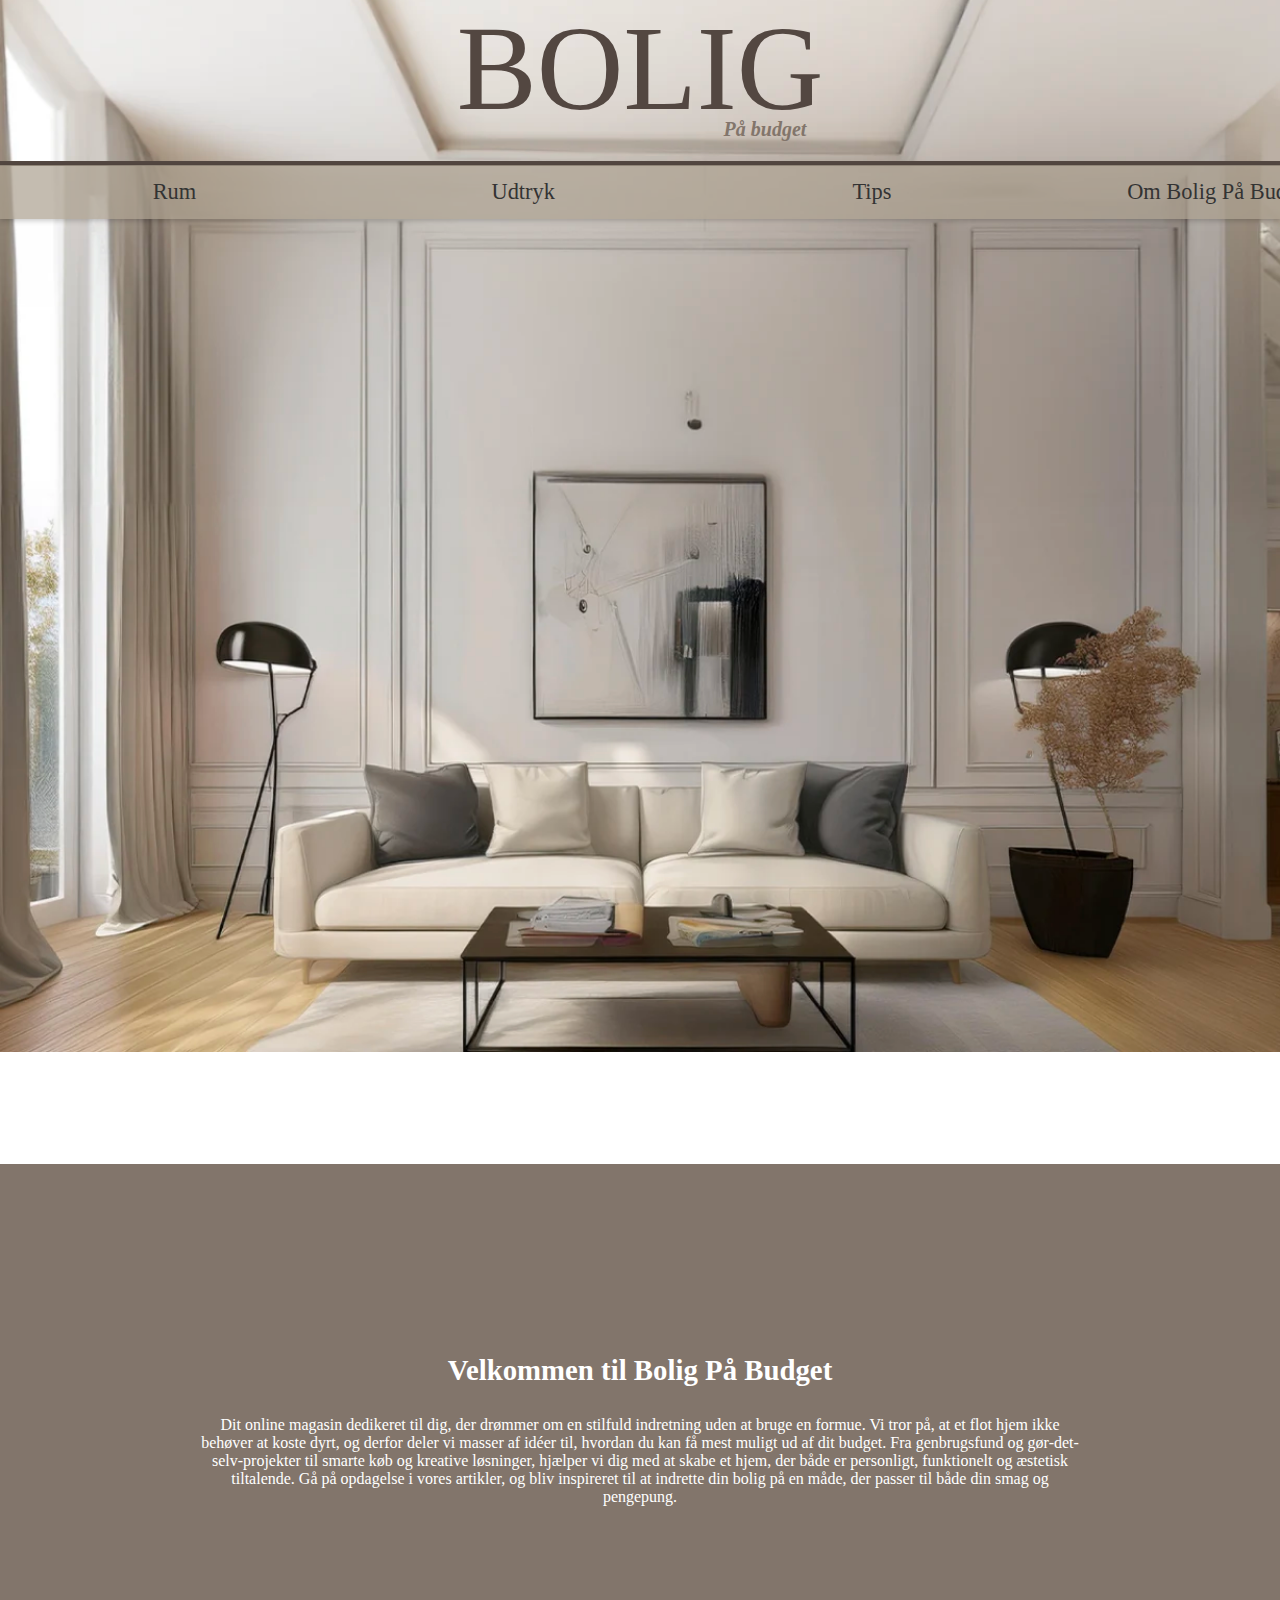
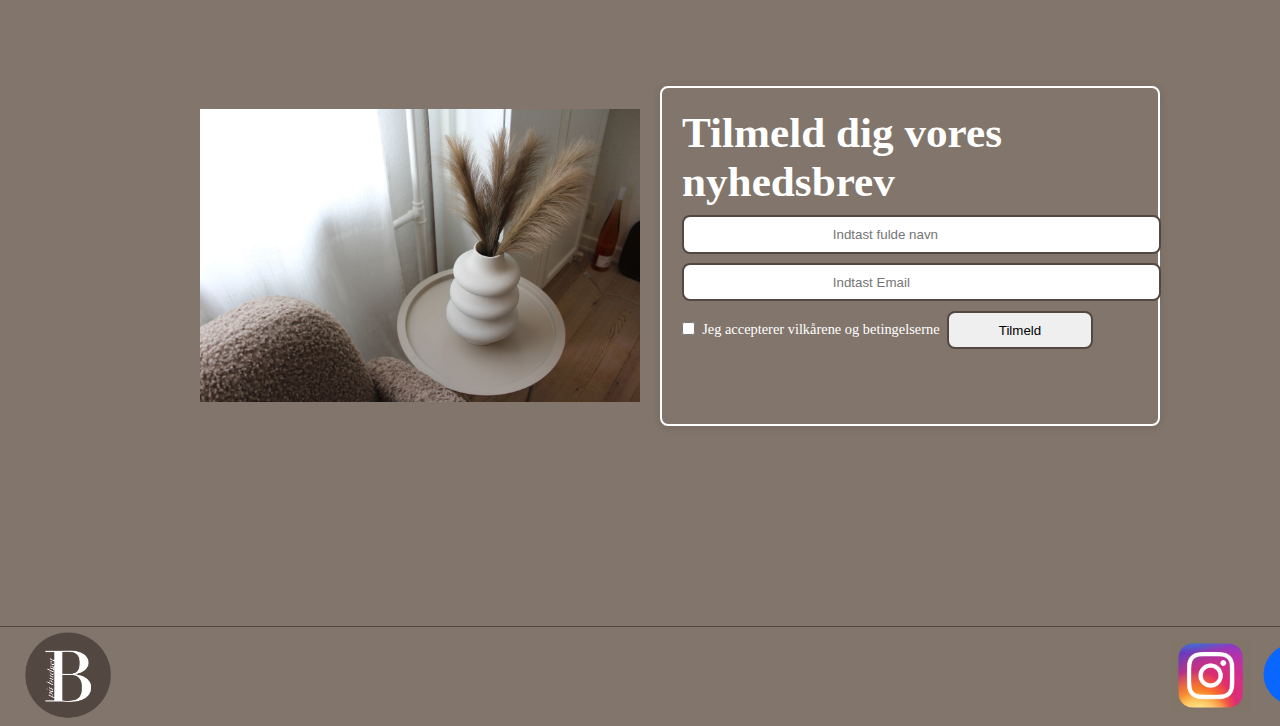
<file: index.html>
<!DOCTYPE html>
<html lang="da">
<head>
    <meta charset="UTF-8">
    <meta name="viewport" content="width=device-width, initial-scale=1.0">

    <!--Nedenunder ses META tags for søgemaskineoptimering-->
    <meta name="description" content="Bolig På Budget, Få tips og inspiration til flot indretning på budget. Udforsk kreative løsninger, genbrugsideer og gør-det-selv-projekter for at skabe et smukt hjem uden at overskride dit budget.">
    <meta name="keywords" content="billig indretning, flot stue, budgetvenlig, indretning på budget, hjem på budget, boligindretning, kreativ indretning">
       
    <link rel="shortcut icon" href="img/logo.webp" type="image/x-icon">

       <link rel="icon" href="img/logo.webp" type="image/x-icon">
   
    <title>Bolig På Budget, Billig Boligindretning </title>
    <link rel="stylesheet" href="css/style.css">
</head>
<body>
    
    <header class="oeverst">
        <h1>BOLIG</h1>
        <h5 id="paabudget">På budget</h5>
    </header>

     <!--Her ses navigationsbarren-->
    <header>

           
            <input type="checkbox" id="menu-bar">
            <label for="menu-bar">Menu</label>
        
            <nav class="main-nav">
                <ul>
                    <li><a href="index.html">Rum</a>
                        <ul>
                            <li><a href="#">Et værelses</a></li>
                            <li><a href="stue.html">Stue</a></li>
                            <li><a href="#">Soveværelse</a></li>
                            <li><a href="#">Spisestue</a></li>
                        </ul>
                    </li>
        
                    <li><a href="index.html">Udtryk</a>
                        <ul>
                            <li><a href="minimalistisk.html">Minimalistisk</a></li>
                            <li><a href="#">Funktionelt</a></li>
                            <li><a href="#">Personligt</a></li>
                            <li><a href="#">Hyggeligt og hjemmeligt</a></li>
                        </ul>
                    </li>
        
                    <li><a href="index.html">Tips</a>
                        <ul>
                            <li><a href="#">Genbrug</a></li>
                            <li><a href="#">Facebook Marketplace</a></li>
                            <li><a href="#">Diy</a>
                                <ul>
                                    <li><a href="haeklede-puder.html">Hæklet pyntepudebetræk</a></li>
                                    <li><a href="#">Udfyld dine tomme vægge med hjemmelavet kunst</a></li>
                                </ul>
                            </li>
                        </ul>
                    </li>
        
                    <li><a href="index.html">Om Bolig På Budget</a>
                        <ul>
                            <li><a href="#">Kontakt</a></li>
                            <li><a href="#">Bliv frivillig</a></li>
                            <li><a href="#">Vores arbejde</a></li>
                            <li><a href="#">Inspiration</a></li>
                        </ul>
                    </li>
                </ul>
            </nav>
    </header>
    
    <main>
        <section class="forside2">
         <h2 id="velkommen">Velkommen til Bolig På Budget</h2>
            <p>Dit online magasin dedikeret til dig, der drømmer om en stilfuld indretning uden at bruge en formue. Vi tror på, at et flot hjem ikke behøver at koste dyrt, og derfor deler vi masser af idéer til, hvordan du kan få mest muligt ud af dit budget. 
            Fra genbrugsfund og gør-det-selv-projekter til smarte køb og kreative løsninger, hjælper vi dig med at skabe et hjem, der både er personligt, funktionelt og æstetisk tiltalende. Gå på opdagelse i vores artikler, og bliv inspireret til at indrette din bolig på en måde, der passer til både din smag og pengepung.</p>

            <section class="content-container">
                <img src="img/vasesloer-kopi.webp" alt="billigvase" class="vasesloer">
            
                <article class="nyhedsbrev">
                <h2>Tilmeld dig vores nyhedsbrev</h2>
                 <!--nedenunder ses min form til mit nyhedsbrev-->
                    <form>
                        <input type="text" placeholder="Indtast fulde navn" name="fname" required>
                        <input type="email" placeholder="Indtast Email" name="mail" required>
                        <input type="checkbox" id="accept" name="Accepter" required>
                        <label for="accept">Jeg accepterer vilkårene og betingelserne</label>
                        <input type="submit" value="Tilmeld">
                    </form>
                </article>
            </section>
       
        </section>
    </main>
    
    <footer>
        <img src="img/logo-kopi.webp" alt="logo" class="logo">
        <img src="img/instalogo.webp" alt="instalogo" class="instalogo">
        <img src="img/fblogo.webp" alt="fblogo" class="fblogo">
        <img src="img/maillogo.webp" alt="maillogo" class="maillogo">
    </footer>
</body>
</html>
</file>
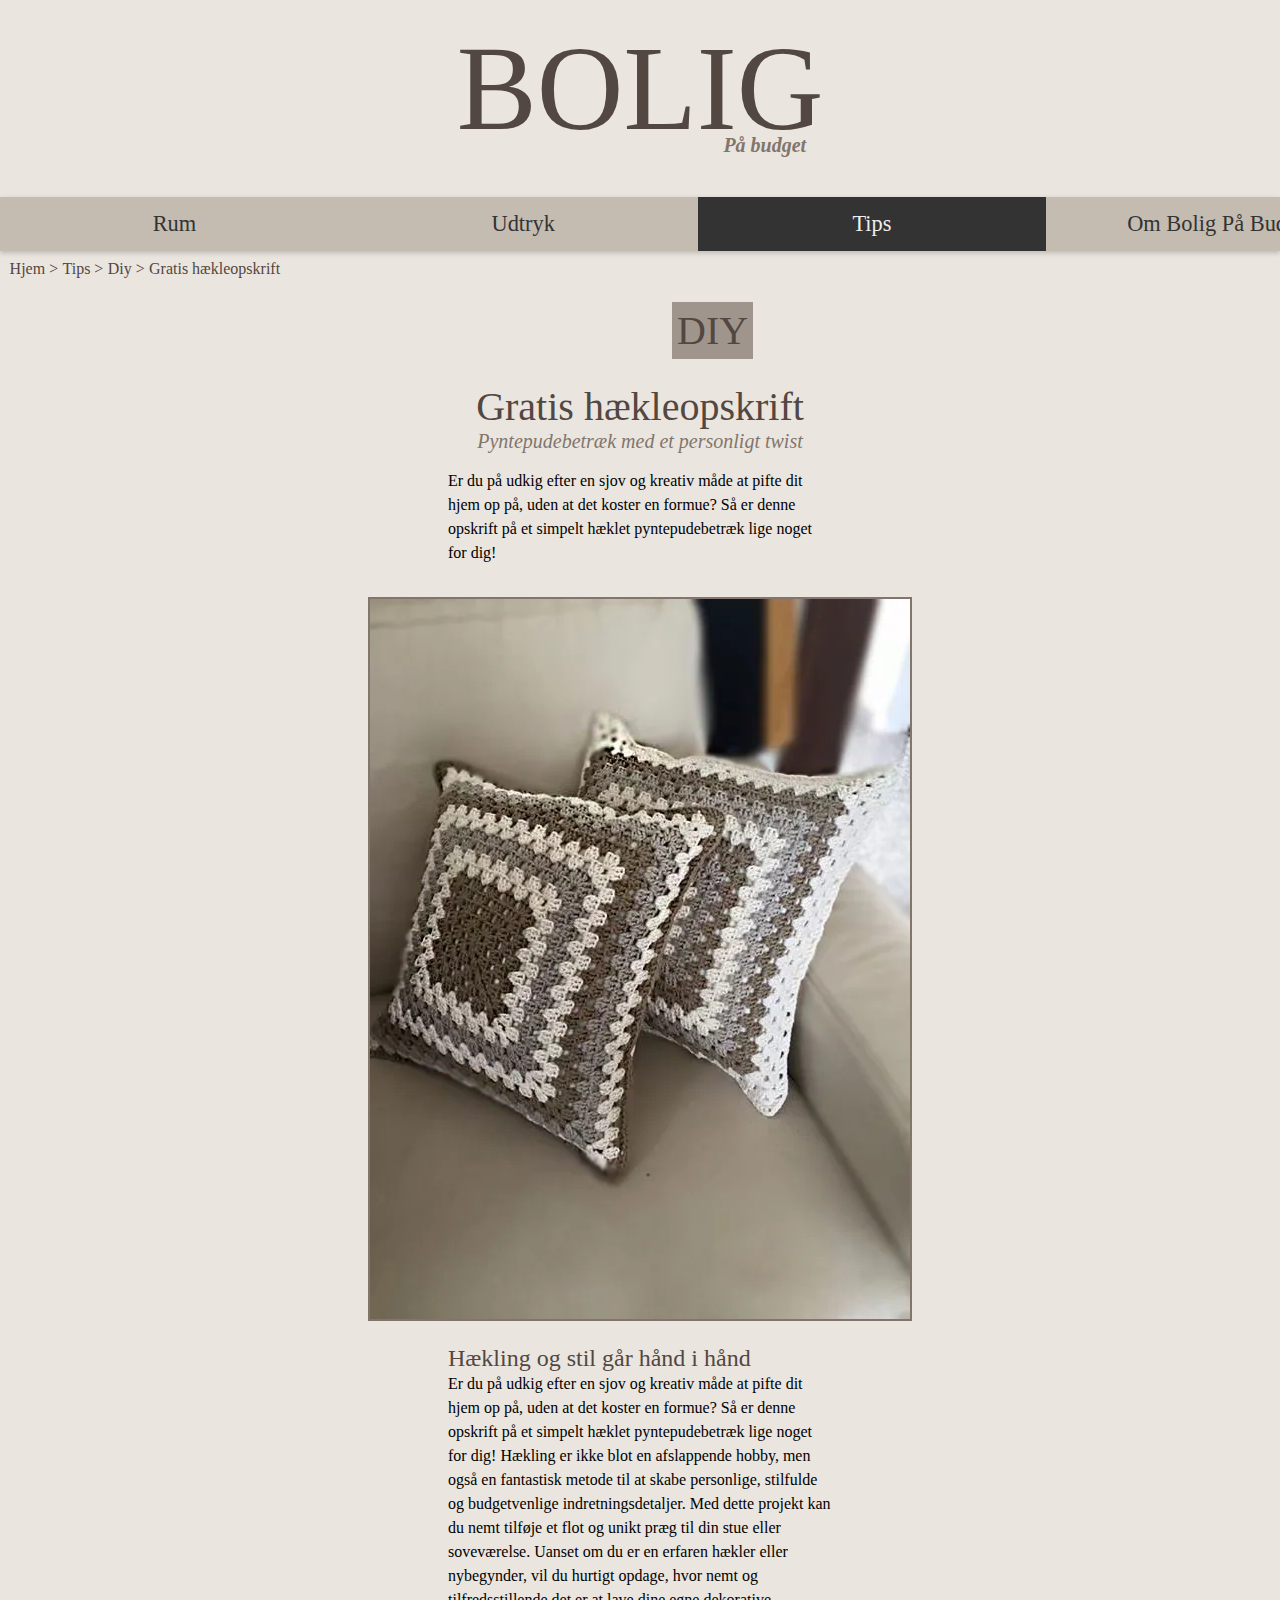
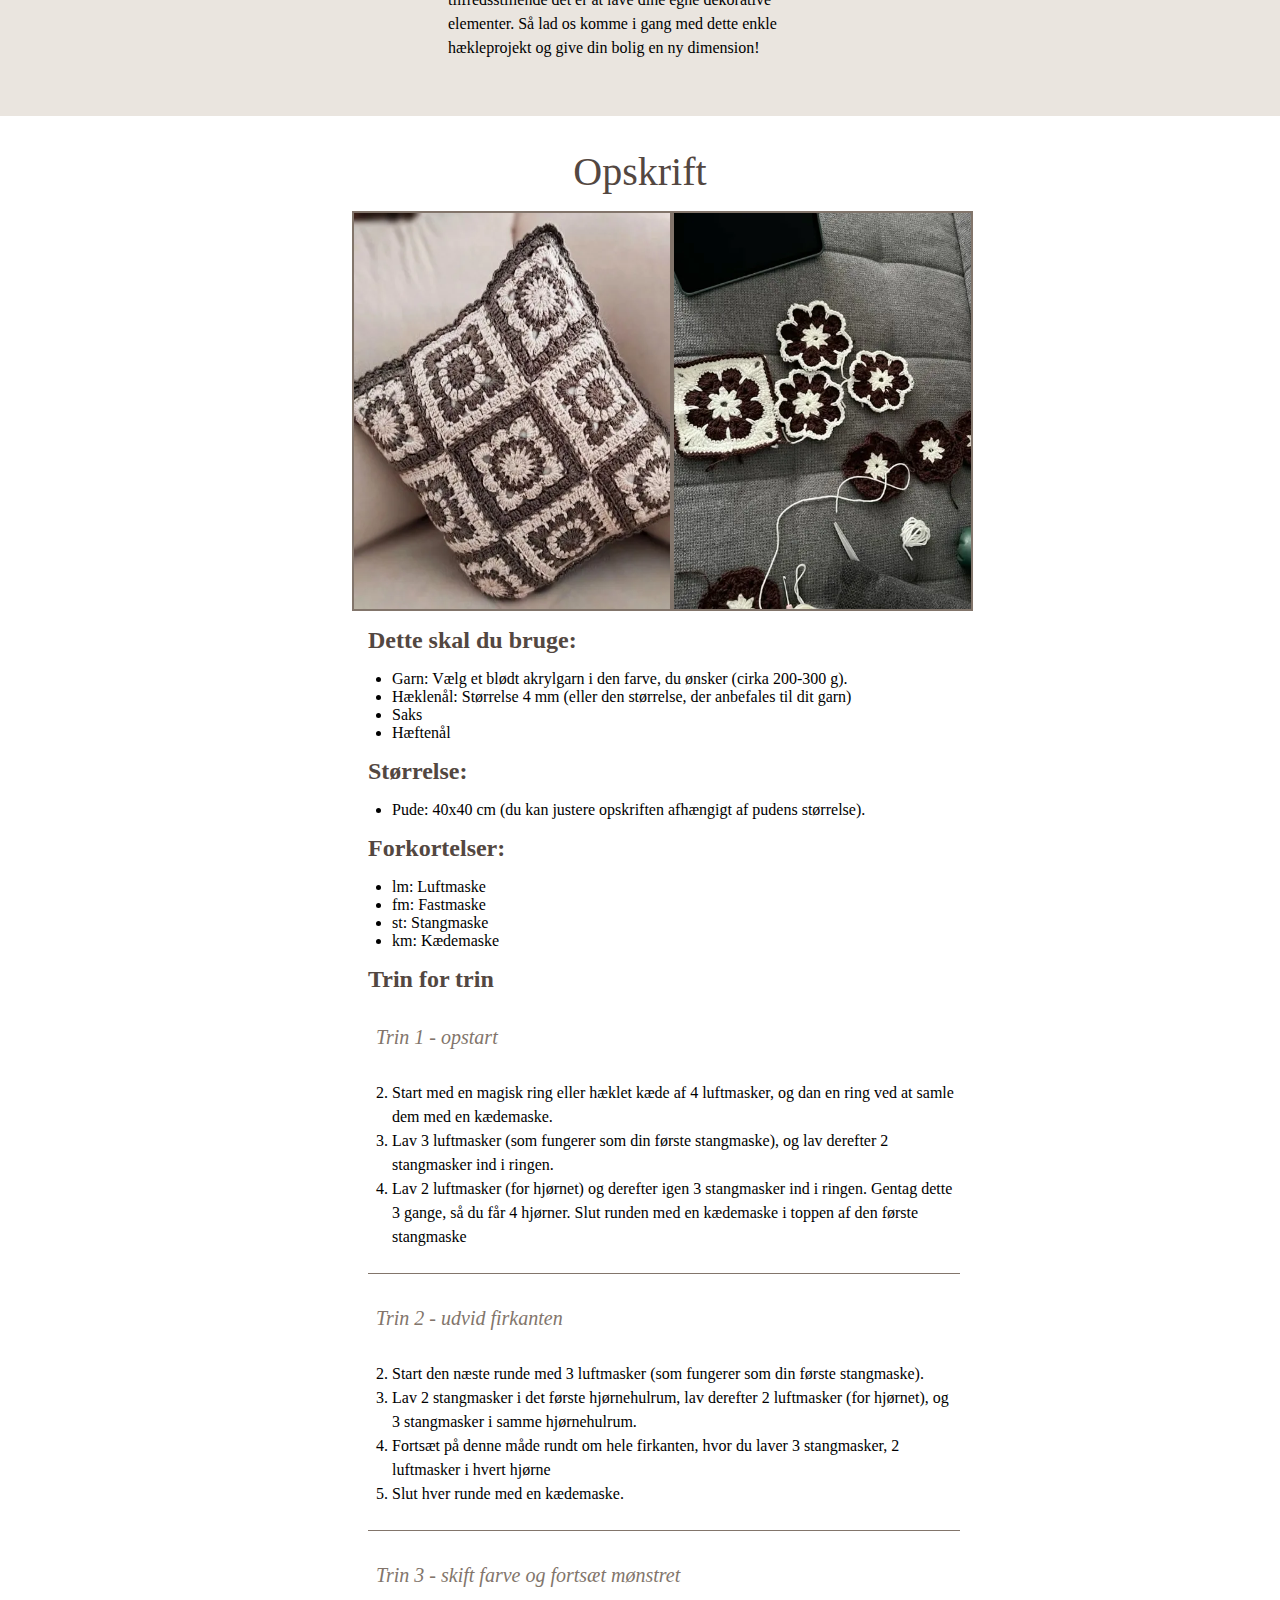
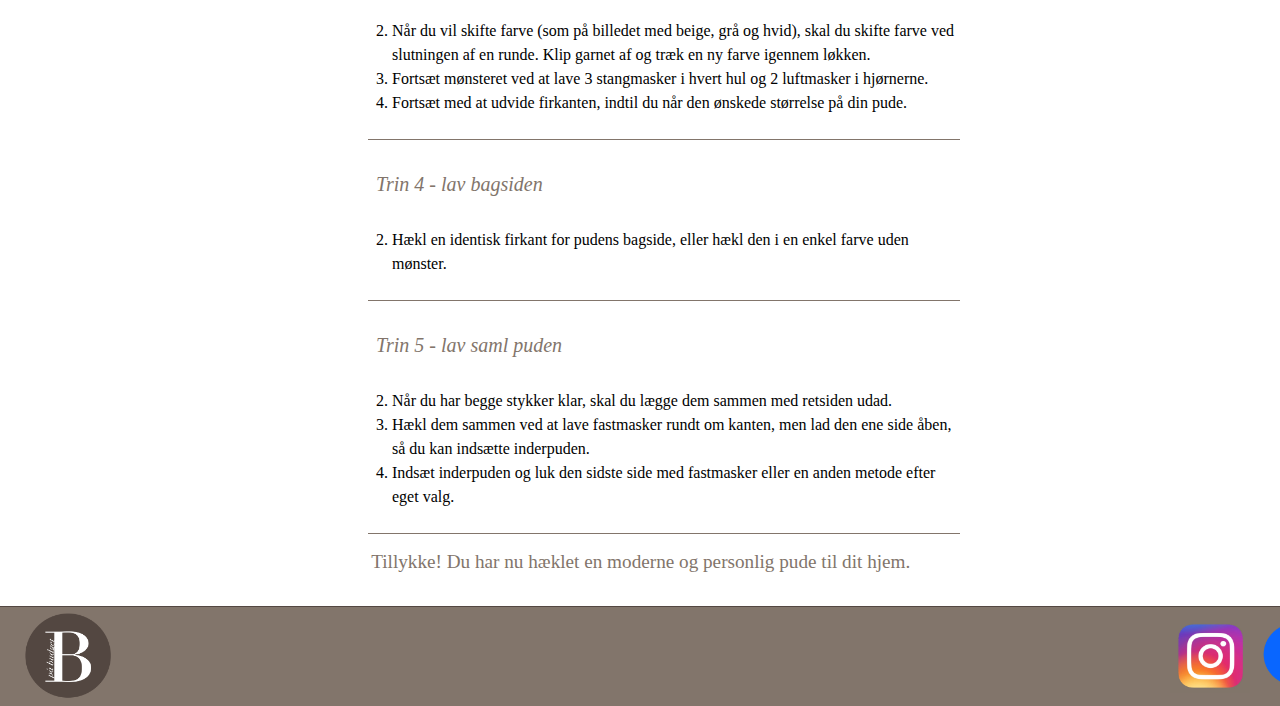
<file: haeklede-puder.html>
<!DOCTYPE html>
<html lang="da">
<head>
    <meta charset="UTF-8">
    <meta name="viewport" content="width=device-width, initial-scale=1.0">

    <meta name="description" content="Bolig På Budget, Få tips og inspiration til flot indretning på budget. Udforsk kreative løsninger, genbrugsideer og gør-det-selv-projekter for at skabe et smukt hjem uden at overskride dit budget.">
    <meta name="keywords" content="billig indretning, flot stue, budgetvenlig, indretning på budget, hjem på budget, boligindretning, kreativ indretning">
       

    <link rel="shortcut icon" href="img/logo.webp" type="image/x-icon">

    <link rel="icon" href="img/logo.webp" type="image/x-icon">

    <title>Bolig På Budget, Gratis hækleopskrift</title>

    <link rel="stylesheet" href="css/puder.css">
</head>
<body>

    <header class="oeverst">
            <h1><a href="index.html">BOLIG</a></h1>
            <h5 id="paabudget">På budget</h5>
            
    </header>
    
    <header>
            <input type="checkbox" id="menu-bar">
            <label for="menu-bar">Menu</label>
            
                <nav class="main-nav">
                    <ul>
                        <li><a href="index.html" id="Rum">Rum</a>
                            <ul>
                                <li><a href="#">Et værelses</a></li>
                                <li><a href="#">Stue</a></li>
                                <li><a href="#">Soveværelse</a></li>
                                <li><a href="#">Spisestue</a></li>
                            </ul>
                        </li>
            
                        <li><a href="index.html">Udtryk</a>
                            <ul>
                                <li><a href="minimalistisk.html">Minimalistisk</a></li>
                                <li><a href="#">Funktionelt</a></li>
                                <li><a href="#">Personligt</a></li>
                                <li><a href="#">Hyggeligt og hjemmeligt</a></li>
                            </ul>
                        </li>

                        <li><a href="index.html" id="Tips">Tips</a>
                            <ul>
                                <li><a href="#">Genbrug</a></li>
                                <li><a href="#">Facebook Marketplace</a></li>
                                <li><a href="#">Diy</a>
                                    <ul>
                                        <li><a href="haeklede-puder.html">Hæklet pyntepudebetræk</a></li>
                                        <li><a href="#">Udfyld dine tomme vægge med hjemmelavet kunst</a></li>
                                    </ul>
                                </li>
                            </ul>
                        </li>
            
                        <li><a href="index.html">Om Bolig På Budget</a>
                            <ul>
                                <li><a href="#">Kontakt</a></li>
                                <li><a href="#">Bliv frivillig</a></li>
                                <li><a href="#">Vores arbejde</a></li>
                                <li><a href="#">Inspiration</a></li>
                            </ul>
                        </li>
                    </ul>
                </nav>
    </header>
        
    <main>

            <ul class="nav-1">
                <li><a href="index.html">Hjem > </a></li>
                <li><a href="index.html">Tips > </a></li>
                <li><a href="#">Diy > </a></li>
                <li><a href="#">Gratis hækleopskrift</a></li>
            </ul>
    
        

        <!--her ses starten på artiklen omkring hæklet pude-->
        <article class="diy-pude">

            <h2>ingen tekst her</h2>
            <h3 id="diylogo">DIY</h3>

            <h3>Gratis hækleopskrift</h3>
            <h4>Pyntepudebetræk med et personligt twist</h4>
            <p>Er du på udkig efter en sjov og kreativ måde at pifte dit hjem op på, uden at det koster en formue? Så er denne opskrift på et simpelt hæklet pyntepudebetræk lige noget for dig!</p>

                <figure class="artikel-diy">
                    <img src="img/haeklede-puder.webp" alt="artikel-diy">
                </figure>
          
        
            <h3 id="haekling">Hækling og stil går hånd i hånd</h3>
            <p>Er du på udkig efter en sjov og kreativ måde at pifte dit hjem op på, uden at det koster en formue? Så er denne opskrift på et simpelt hæklet pyntepudebetræk lige noget for dig! Hækling er ikke blot en afslappende hobby, men også en fantastisk metode til at skabe personlige, stilfulde og budgetvenlige indretningsdetaljer.     
                Med dette projekt kan du nemt tilføje et flot og unikt præg til din stue eller soveværelse. Uanset om du er en erfaren hækler eller nybegynder, vil du hurtigt opdage, hvor nemt og tilfredsstillende det er at lave dine egne dekorative elementer. Så lad os komme i gang med dette enkle hækleprojekt og give din bolig en ny dimension!
            </p>
            <p id="tekst1">Her ønsker jeg mellemrum så teksten bliver usynlig</p>
        
        </article>

        <!--her starter selve opskriften-->
        <article>
            <h3 id="opskrift">Opskrift</h3>
           
            <figure class="puder-img">
                <img src="img/haekletpude.webp" alt="pude" id="pude1">
                <img src="img/trinfortrin.webp" alt="pude" id="trinfortrin">
            </figure>
        </article>

        <article class="Opskriften">
            <h3 class="rubrik-guide">Dette skal du bruge:</h3>
            <ul>
                <li>Garn: Vælg et blødt akrylgarn i den farve, du ønsker (cirka 200-300 g).</li>
                <li>Hæklenål: Størrelse 4 mm (eller den størrelse, der anbefales til dit garn)</li>
                <li>Saks</li>
                <li>Hæftenål</li>
            </ul>

            <h3 class="rubrik-guide">Størrelse:</h3>
            <ul> 
                <li>Pude: 40x40 cm (du kan justere opskriften afhængigt af pudens størrelse).</li>
            </ul>

            <h3 class="rubrik-guide">Forkortelser:</h3>
            <ul>
                <li>lm: Luftmaske</li>
                <li>fm: Fastmaske</li>
                <li>st: Stangmaske</li>
                <li>km: Kædemaske</li>
            </ul>

            <h3 class="rubrik-guide">Trin for trin</h3>
            
            <!--her er trin for trin guide-->
            <section class="opskriftsguide">
                <ol>
                    <li class="overskrift">Trin 1 - opstart</li>
                    <li>Start med en magisk ring eller hæklet kæde af 4 luftmasker, og dan en ring ved at samle dem med en kædemaske.</li>
                    <li>Lav 3 luftmasker (som fungerer som din første stangmaske), og lav derefter 2 stangmasker ind i ringen.</li>
                    <li>Lav 2 luftmasker (for hjørnet) og derefter igen 3 stangmasker ind i ringen. Gentag dette 3 gange, så du får 4 hjørner. Slut runden med en kædemaske i toppen af den første stangmaske</li>
                    <li class="linjen">her skal der være en linje</li>
                </ol>
                <ol>
                    <li class="overskrift">Trin 2 - udvid firkanten</li>
                    <li>Start den næste runde med 3 luftmasker (som fungerer som din første stangmaske).</li>
                    <li>Lav 2 stangmasker i det første hjørnehulrum, lav derefter 2 luftmasker (for hjørnet), og 3 stangmasker i samme hjørnehulrum.</li>
                    <li>Fortsæt på denne måde rundt om hele firkanten, hvor du laver 3 stangmasker, 2 luftmasker i hvert hjørne</li>
                    <li>Slut hver runde med en kædemaske.</li>
                    <li class="linjen">her skal der være en linje</li>
                </ol>
                   
                <ol>
                    <li class="overskrift">Trin 3 - skift farve og fortsæt mønstret</li>
                    <li>Når du vil skifte farve (som på billedet med beige, grå og hvid), skal du skifte farve ved slutningen af en runde. Klip garnet af og træk en ny farve igennem løkken.
                    </li>
                    <li>Fortsæt mønsteret ved at lave 3 stangmasker i hvert hul og 2 luftmasker i hjørnerne.</li>
                    <li>Fortsæt med at udvide firkanten, indtil du når den ønskede størrelse på din pude.</li>
                    <li class="linjen">her skal der være en linje</li>
                </ol>

                <ol>
                    <li class="overskrift">Trin 4 - lav bagsiden</li>
                    <li>Hækl en identisk firkant for pudens bagside, eller hækl den i en enkel farve uden mønster.
                    </li>
                    <li class="linjen">her skal der være en linje</li>
                </ol>

                <ol>
                    <li class="overskrift">Trin 5 - lav saml puden</li>
                    <li>Når du har begge stykker klar, skal du lægge dem sammen med retsiden udad.</li>
                    <li>Hækl dem sammen ved at lave fastmasker rundt om kanten, men lad den ene side åben, så du kan indsætte inderpuden.                    </li>
                    <li>Indsæt inderpuden og luk den sidste side med fastmasker eller en anden metode efter eget valg. </li>
                    <li class="linjen">her skal der være en linje</li>
                </ol>

                <h5>Tillykke! Du har nu hæklet en moderne og personlig pude til dit hjem.</h5>
            </section>
        </article>
    
</main>

<footer>
        <img src="img/logo-kopi.webp" alt="logo" class="logo">
        <img src="img/instalogo.webp" alt="instalogo" class="instalogo">
        <img src="img/fblogo.webp" alt="fblogo" class="fblogo">
        <img src="img/maillogo.webp" alt="maillogo" class="maillogo">
</footer>

</body>
</html>
</file>
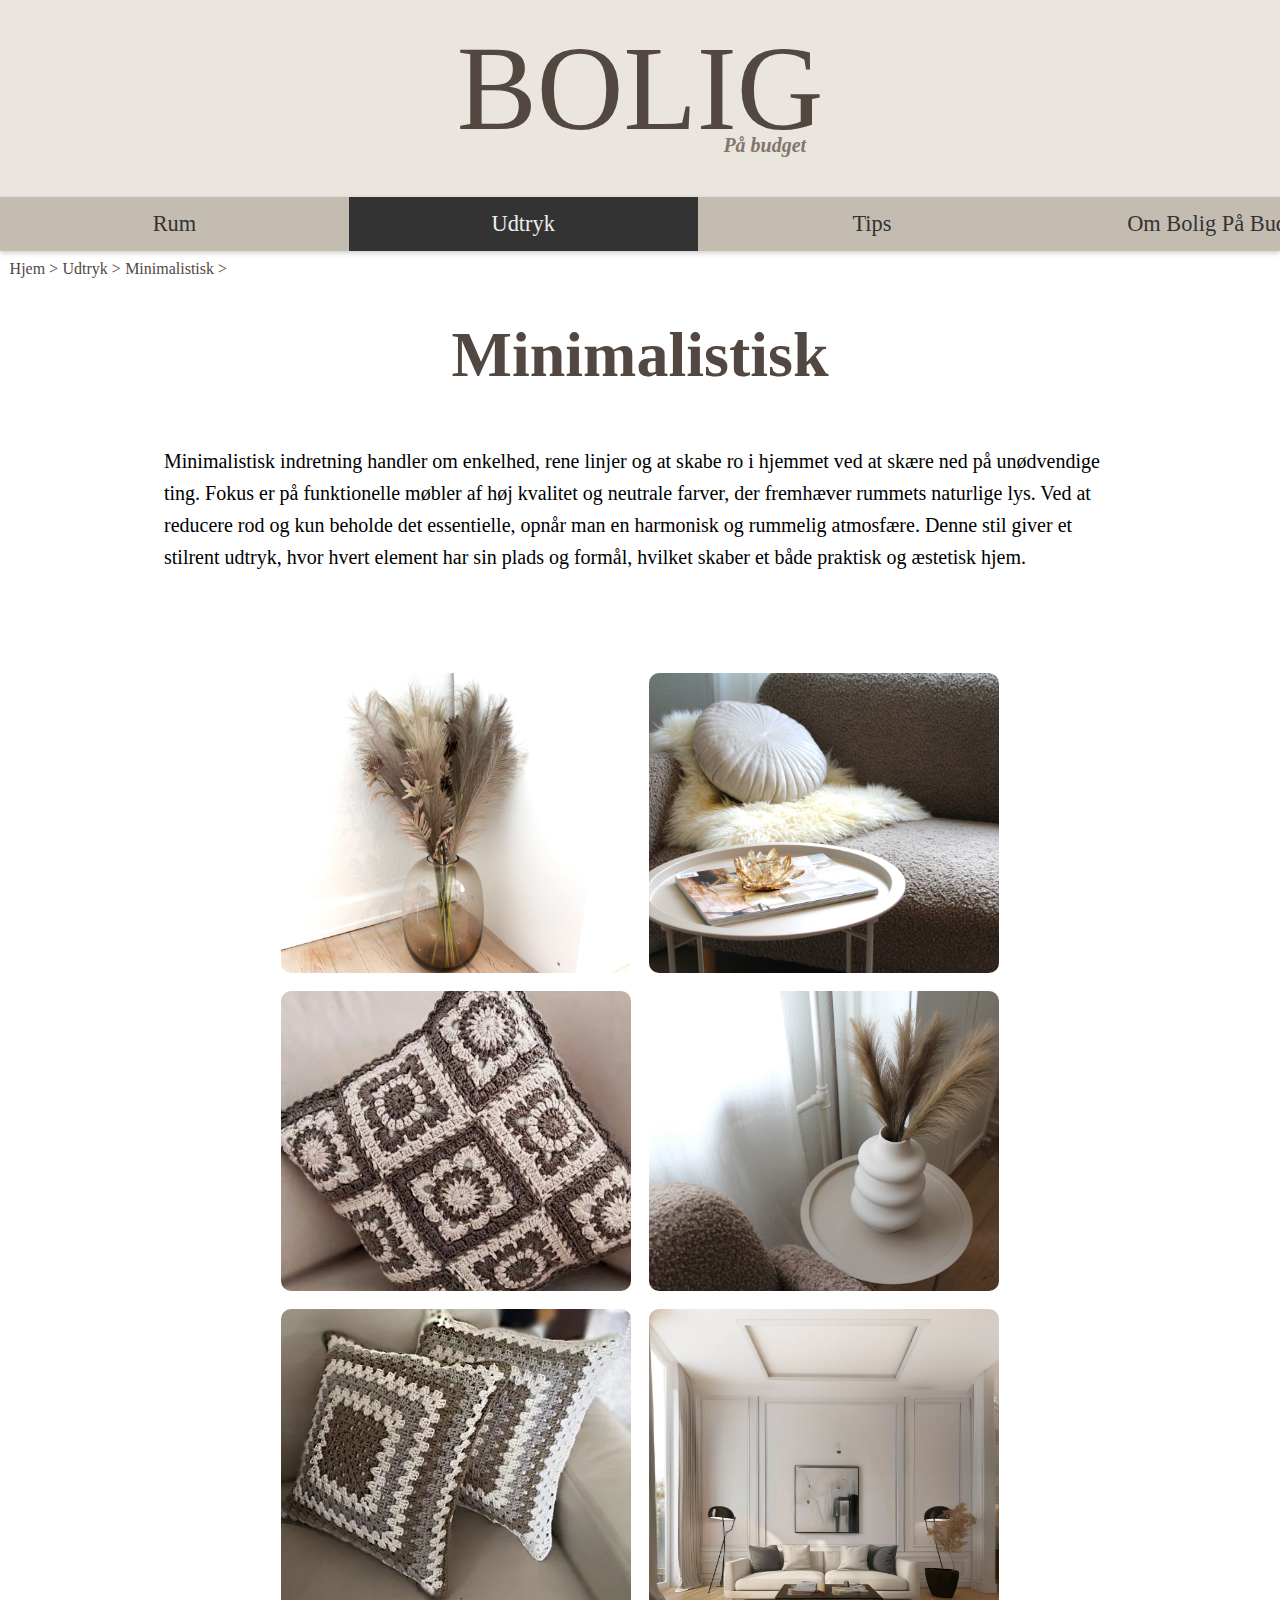
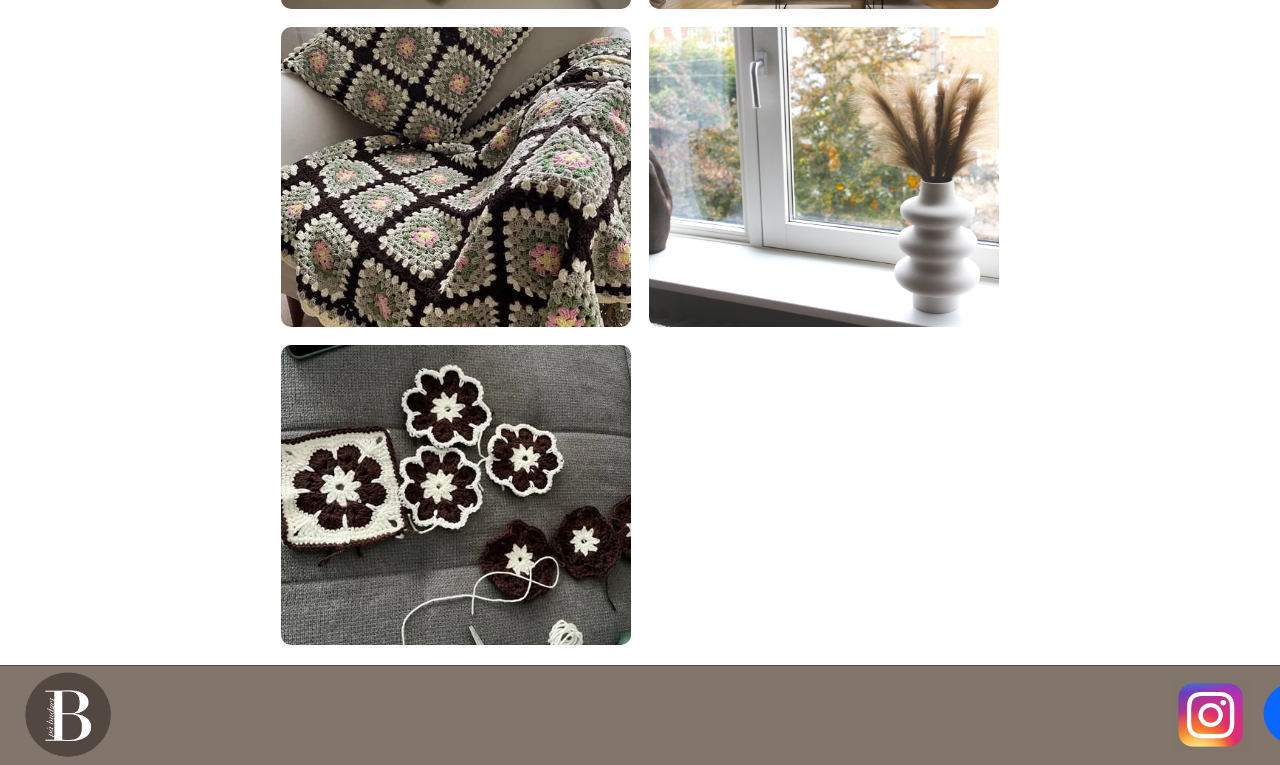
<file: minimalistisk.html>
<!DOCTYPE html>
<html lang="da">
<head>
    <meta charset="UTF-8">
    <meta name="viewport" content="width=device-width, initial-scale=1.0">
    <link rel="stylesheet" href="css/minimalistisk.css">

    <meta name="description" content="Bolig På Budget, Få tips og inspiration til flot indretning på budget. Udforsk kreative løsninger, genbrugsideer og gør-det-selv-projekter for at skabe et smukt hjem uden at overskride dit budget.">
    <meta name="keywords" content="billig indretning, flot stue, budgetvenlig, indretning på budget, hjem på budget, boligindretning, kreativ indretning">
       
    <title>Bolig På Budget, minimalstisk</title>
</head>

<body>
    <header class="oeverst">
        <h1><a href="index.html">BOLIG</a></h1>
        <h5 id="paabudget">På budget</h5>
        </header>
    
        <header>
                <input type="checkbox" id="menu-bar">
                <label for="menu-bar">Menu</label>
            
                <nav class="main-nav">
                    <ul>
                        <li><a href="index.html">Rum</a>
                            <ul>
                                <li><a href="#">Et værelses</a></li>
                                <li><a href="stue.html">Stue</a></li>
                                <li><a href="#">Soveværelse</a></li>
                                <li><a href="#">Spisestue</a></li>
                            </ul>
                        </li>
            
                        <li><a href="index.html" id="Udtryk">Udtryk</a>
                            <ul>
                                <li><a href="minimalistisk.html">Minimalistisk</a></li>
                                <li><a href="#">Funktionelt</a></li>
                                <li><a href="#">Personligt</a></li>
                                <li><a href="#">Hyggeligt og hjemmeligt</a></li>
                            </ul>
                        </li>
            
                        <li><a href="index.html">Tips</a>
                            <ul>
                                <li><a href="#">Genbrug</a></li>
                                <li><a href="#">Facebook Marketplace</a></li>
                                <li><a href="#">Diy</a>
                                    <ul>
                                        <li><a href="haeklede-puder.html">Hæklet pyntepudebetræk</a></li>
                                        <li><a href="#">Udfyld dine tomme vægge med hjemmelavet kunst</a></li>
                                    </ul>
                                </li>
                            </ul>
                        </li>
            
                        <li><a href="index.html">Om Bolig På Budget</a>
                            <ul>
                                <li><a href="#">Kontakt</a></li>
                                <li><a href="#">Bliv frivillig</a></li>
                                <li><a href="#">Vores arbejde</a></li>
                                <li><a href="#">Inspiration</a></li>
                            </ul>
                        </li>
                    </ul>
                </nav>
    </header>

<main>
        <ul class="nav-1">
            <li><a href="index.html">Hjem > </a></li>
            <li><a href="index.html">Udtryk > </a></li>
            <li><a href="#">Minimalistisk > </a></li>
        </ul>

        <section class="minimalistisk">
            <h2 id="minimalistisk-overskrift">Minimalistisk</h2>
                <p id="velkommentekst">Minimalistisk indretning handler om enkelhed, rene linjer og at skabe ro i hjemmet ved at skære ned på unødvendige ting. Fokus er på funktionelle møbler af høj kvalitet og neutrale farver, der fremhæver rummets naturlige lys. Ved at reducere rod og kun beholde det essentielle, opnår man en harmonisk og rummelig atmosfære.
                Denne stil giver et stilrent udtryk, hvor hvert element har sin plads og formål, hvilket skaber et både praktisk og æstetisk hjem.</p>
        </section>
        
        <!--Her ses min collage-->
    <section class="gallery">
        
        <img src="img/blomsterbillede.webp" alt="Farverige blomster" loading="lazy">
        <img src="img/forside-artikel-1.webp" alt="Indretning af sofa" loading="lazy">
        <img src="img/haekletpude.webp" alt="Hækel en pude" loading="lazy">
        <img src="img/vasesloer-kopi.webp" alt="Fin vase med blomster" loading="lazy">
        <img src="img/haeklede-puder.webp" alt="Opskrift til at hækle en pude" loading="lazy">
        <img src="img/baggrund-kopi.webp" alt="Moderne stue" loading="lazy">
        <img src="img/pudeogtaeppe.webp" alt="Et hæklet tæppe og pude der passer sammen" loading="lazy">
        <img src="img/minimalistisk-stue.webp" alt="Pynteting til vindueskarmen" loading="lazy">
        <img src="img/trinfortrin.webp" alt="Hvordan processen til hækling ser ud" loading="lazy">
    </section>

</main>
    <footer>
        <img src="img/logo-kopi.webp" alt="Logo til bolig på budget" class="logo">
        <img src="img/instalogo.webp" alt="Logo til vores instagram" class="instalogo">
        <img src="img/fblogo.webp" alt="Logo til vores Facebook" class="fblogo">
        <img src="img/maillogo.webp" alt="Logo til vores mail" class="maillogo">
    </footer>
</body>
</html>
</file>
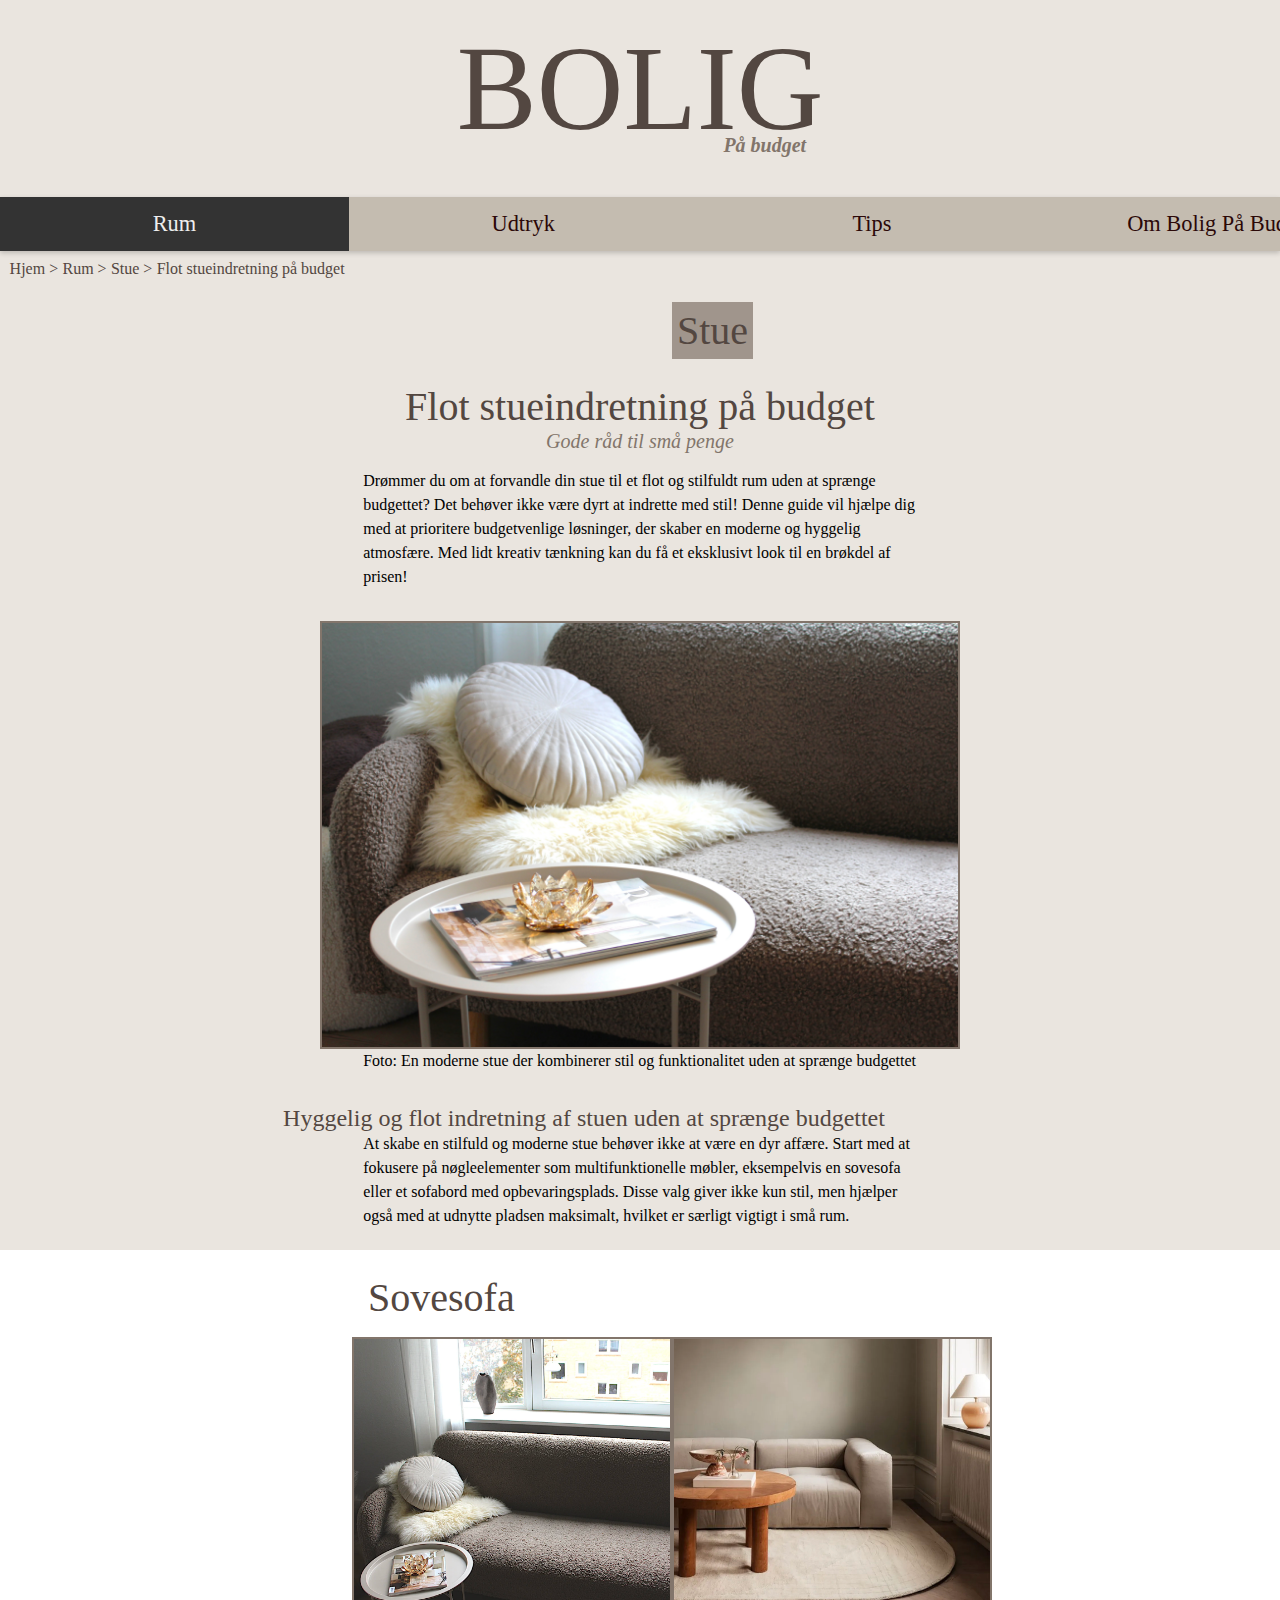
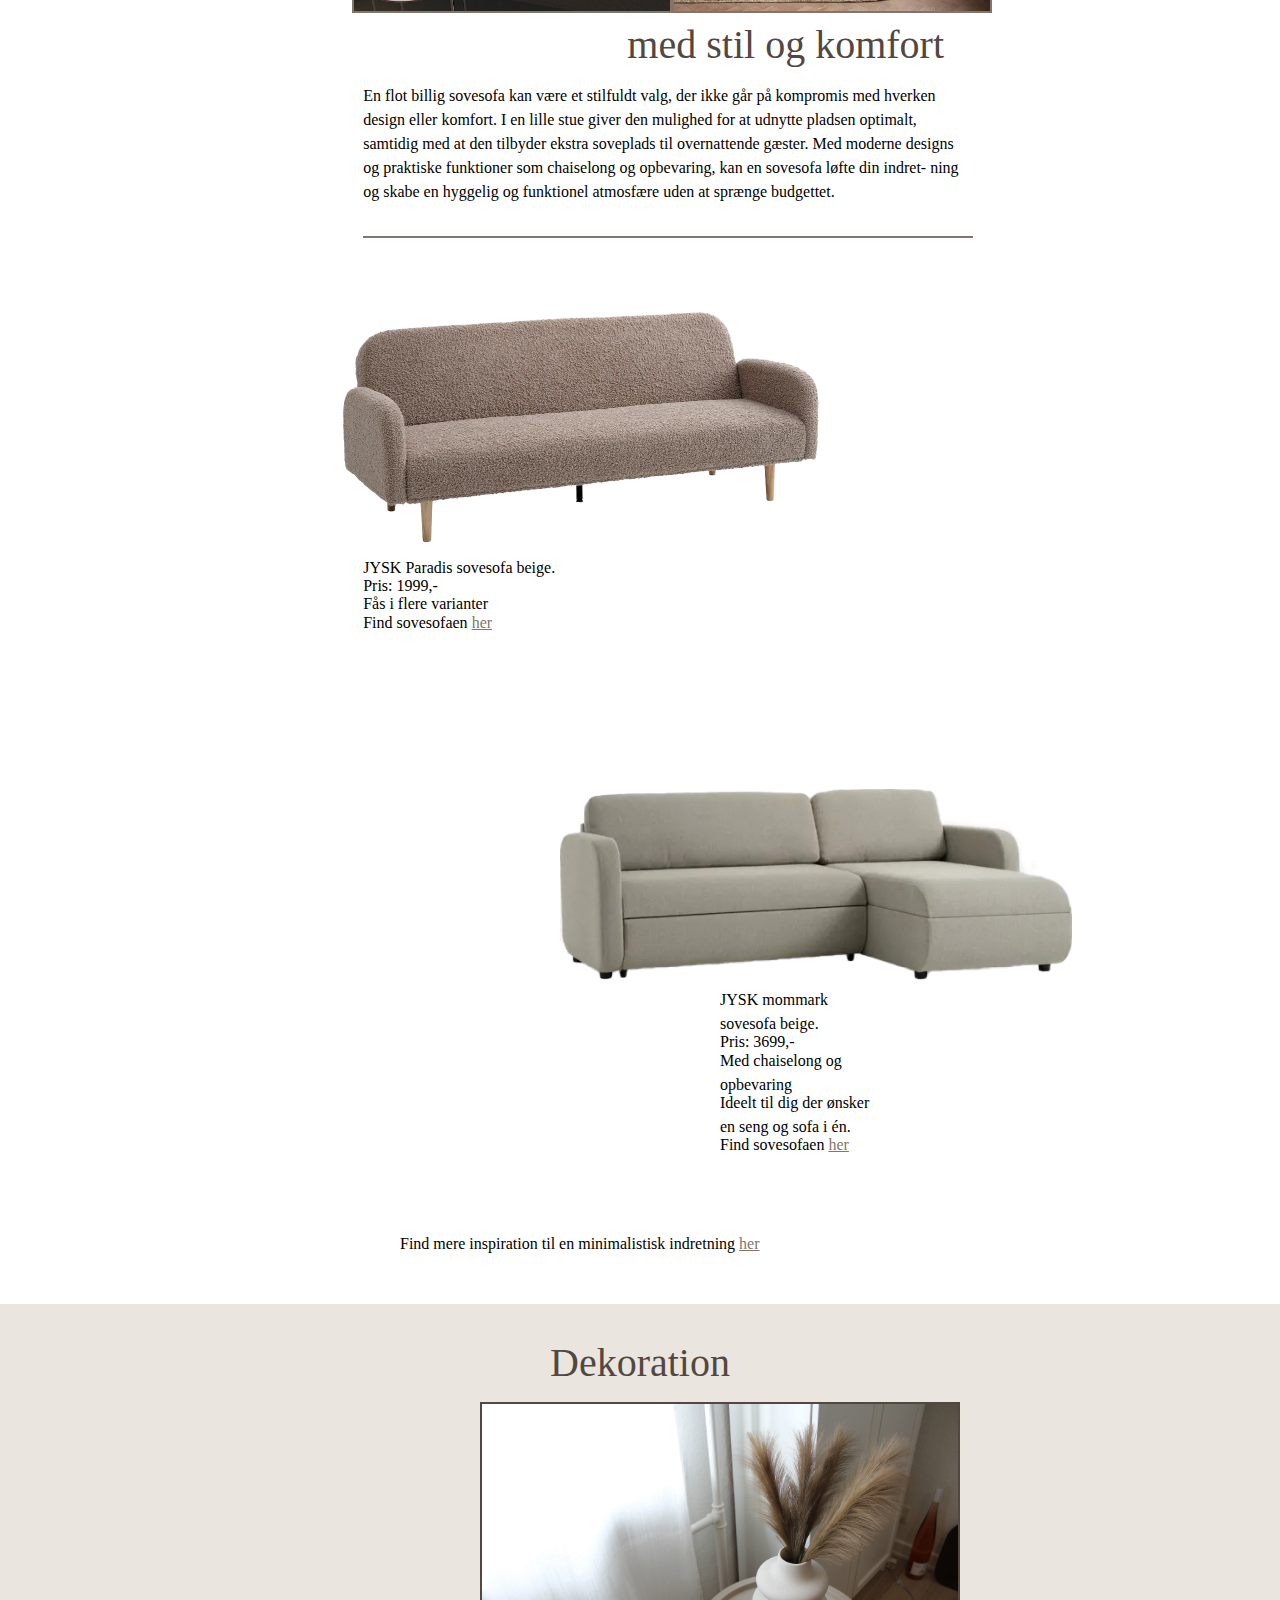
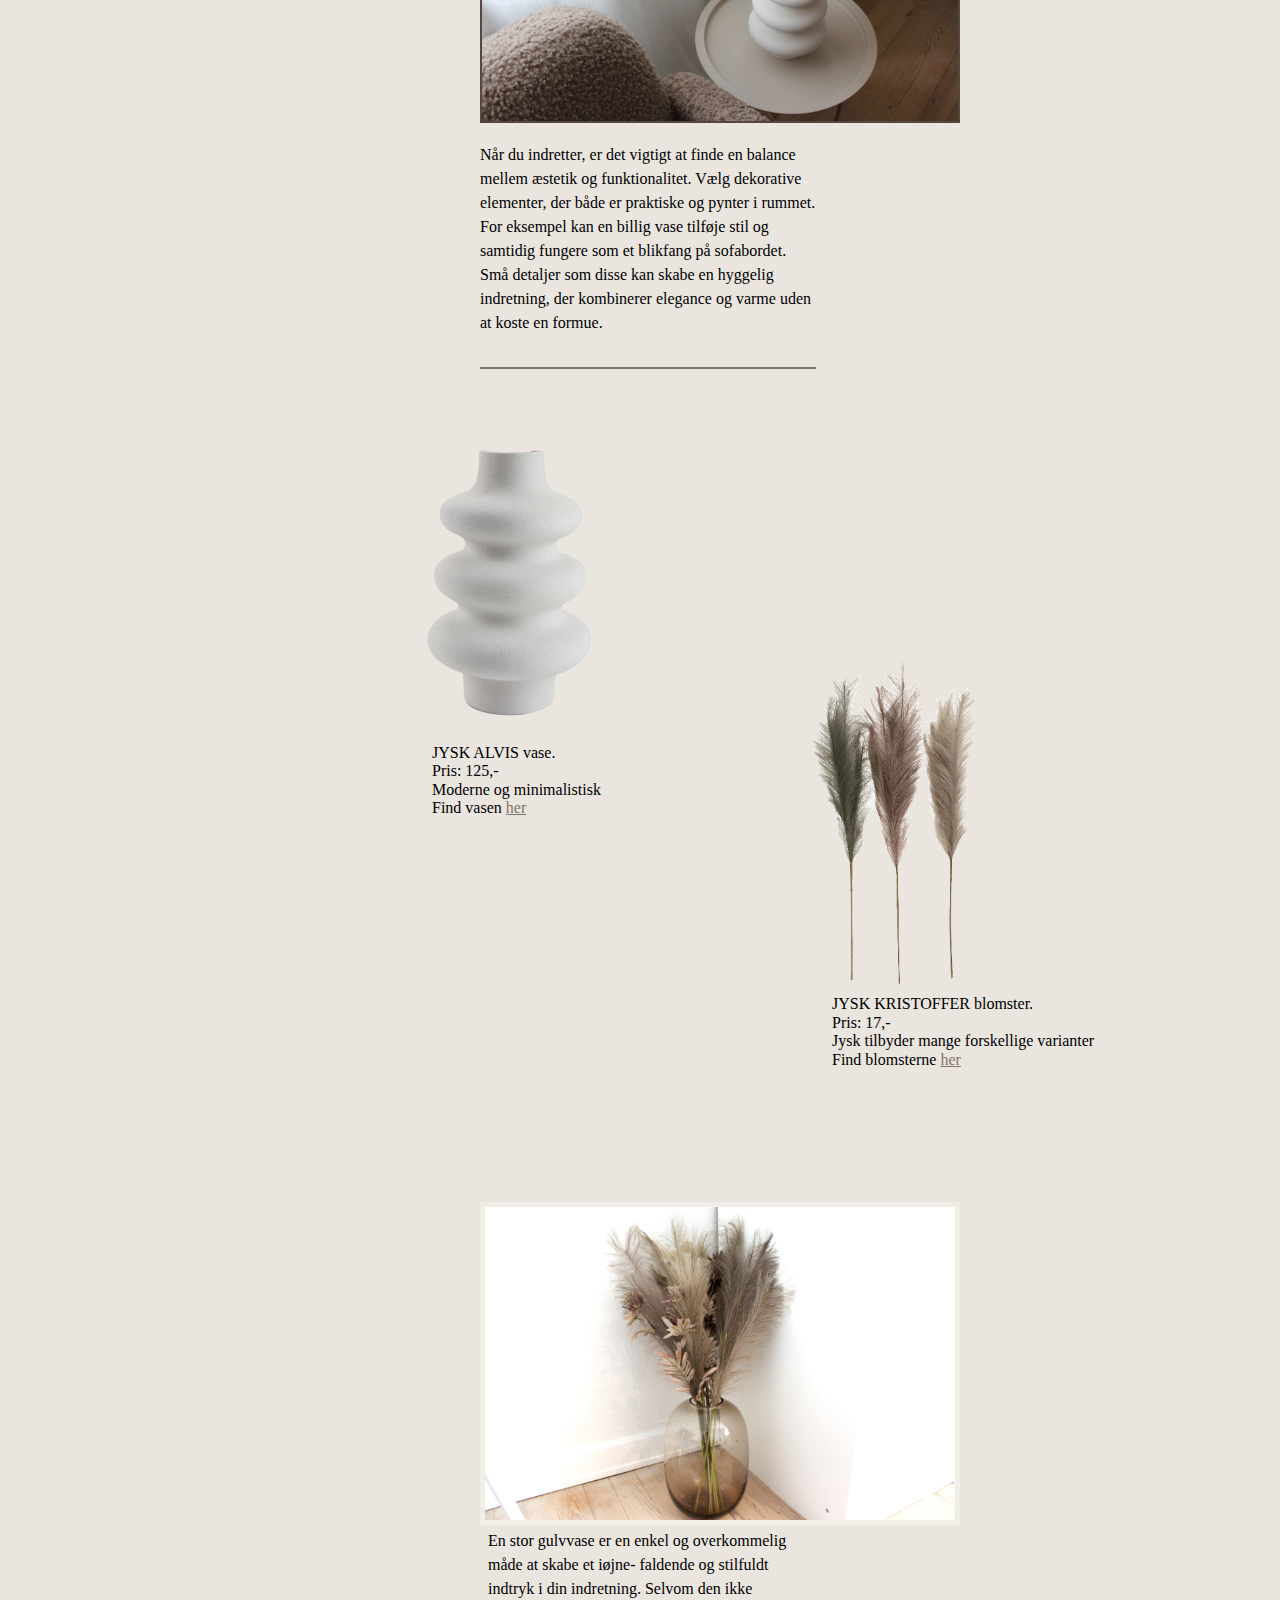
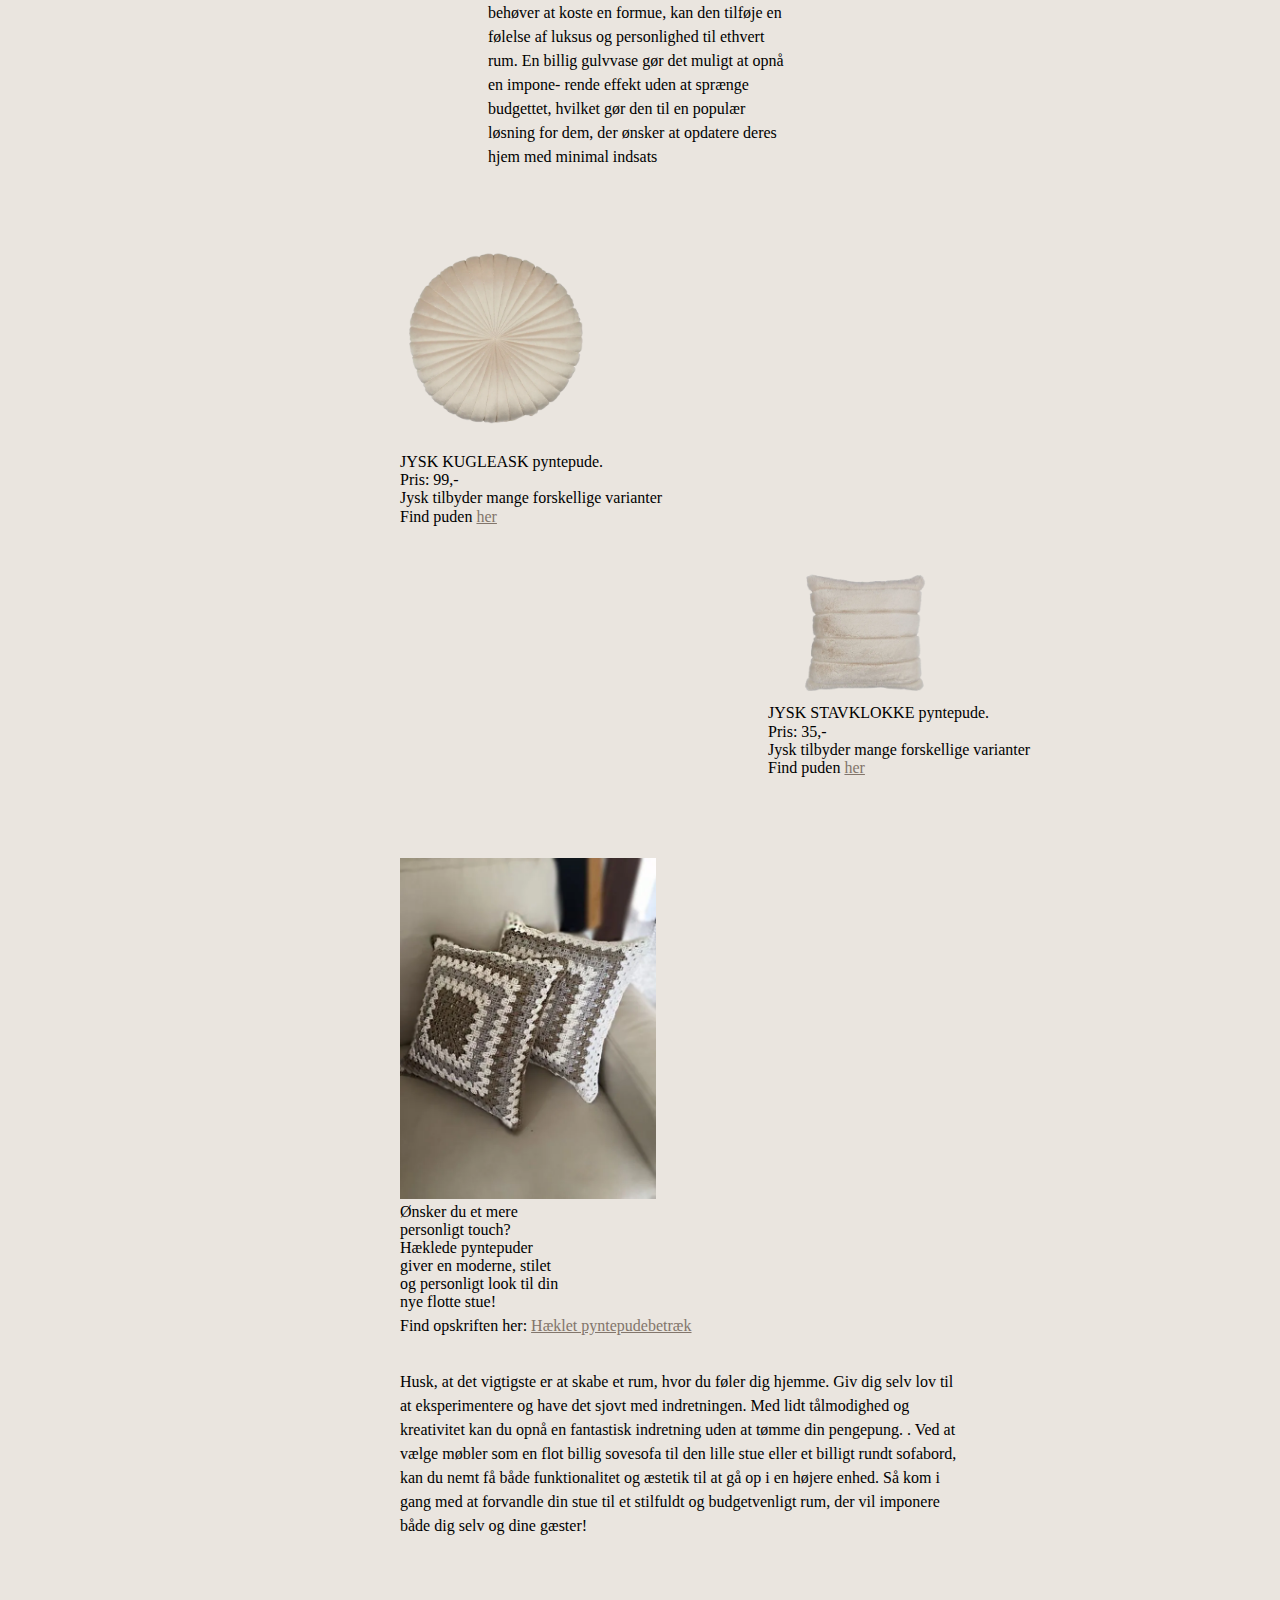
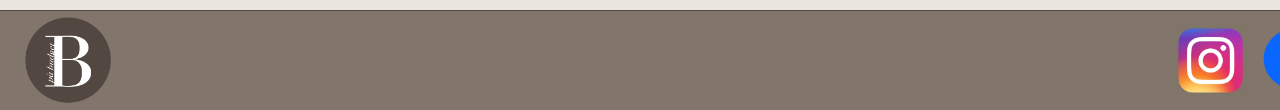
<file: stue-artikel.html>
<!DOCTYPE html>
<html lang="da">
<head>
    <meta charset="UTF-8">
    <meta name="viewport" content="width=device-width, initial-scale=1.0">
    <meta name="description" content="Bolig På Budget, Få tips og inspiration til flot indretning på budget. Udforsk kreative løsninger, genbrugsideer og gør-det-selv-projekter for at skabe et smukt hjem uden at overskride dit budget.">
    <meta name="keywords" content="billig indretning, flot stue, budgetvenlig, indretning på budget, hjem på budget, boligindretning, kreativ indretning">
       

    <link rel="shortcut icon" href="img/logo.webp" type="image/x-icon">

    <link rel="icon" href="img/logo.webp" type="image/x-icon">

    <title>Bolig På Budget,Flot stueindretning på budget</title>

    <link rel="stylesheet" href="css/artikel.css">
</head>
<body>

    <header class="oeverst">
        <h1><a href="index.html">BOLIG</a></h1>
        <h5 id="paabudget">På budget</h5>
            
    </header>
    
    <header>
    
               
                <input type="checkbox" id="menu-bar">
                <label for="menu-bar">Menu</label>
            
                <nav class="main-nav">
                    <ul>
                        <li><a href="index.html" id="Rum">Rum</a>
                            <ul>
                                <li><a href="#">Et værelses</a></li>
                                <li><a href="stue.html">Stue</a></li>
                                <li><a href="#">Soveværelse</a></li>
                                <li><a href="#">Spisestue</a></li>
                            </ul>
                        </li>
            
                        <li><a href="index.html">Udtryk</a>
                            <ul>
                                <li><a href="minimalistisk.html">Minimalistisk</a></li>
                                <li><a href="#">Funktionelt</a></li>
                                <li><a href="#">Personligt</a></li>
                                <li><a href="#">Hyggeligt og hjemmeligt</a></li>
                            </ul>
                        </li>
            
                        <li><a href="index.html">Tips</a>
                            <ul>
                                <li><a href="#">Genbrug</a></li>
                                <li><a href="#">Facebook Marketplace</a></li>
                                <li><a href="#">Diy</a>
                                    <ul>
                                        <li><a href="haeklede-puder.html">Hæklet pyntepudebetræk</a></li>
                                        <li><a href="#">Udfyld dine tomme vægge med hjemmelavet kunst</a></li>
                                    </ul>
                                </li>
                            </ul>
                        </li>
            
                        <li><a href="index.html">Om Bolig På Budget</a>
                            <ul>
                                <li><a href="#">Kontakt</a></li>
                                <li><a href="#">Bliv frivillig</a></li>
                                <li><a href="#">Vores arbejde</a></li>
                                <li><a href="#">Inspiration</a></li>
                            </ul>
                        </li>
                    </ul>
                </nav>
    </header>
        
    <main>

            <ul class="nav-1">
                <li><a href="index.html">Hjem > </a></li>
                <li><a href="index.html">Rum > </a></li>
                <li><a href="stue.html">Stue > </a></li>
                <li><a href="#">Flot stueindretning på budget</a></li>
            </ul>
    
        
            <!--Starten af min artikel-->
    <article class="flot-stueindretning">

            <h2>ingen tekst her</h2>
            <h3 id="stuelogo">Stue</h3>

            <h3>Flot stueindretning på budget</h3>
            <h4>Gode råd til små penge</h4>
            <p>Drømmer du om at forvandle din stue til et flot og stilfuldt rum uden at sprænge budgettet? Det behøver ikke være dyrt at indrette med stil! Denne guide vil hjælpe dig med at prioritere budgetvenlige løsninger, der skaber en moderne og hyggelig atmosfære. Med lidt kreativ tænkning kan du få et eksklusivt look til en brøkdel af prisen!</p>

                <figure class="forside-artikel1">
                    <img src="img/forside-artikel-1.webp" alt="forside-artikel-1" loading="lazy">
                </figure>
            
            <p>Foto: En moderne stue der kombinerer stil og funktionalitet uden at sprænge budgettet</p>
            <h3 id="underrubrik1">Hyggelig og flot indretning af stuen uden at sprænge budgettet</h3>
            <p>At skabe en stilfuld og moderne stue behøver ikke at være en dyr affære. Start med at fokusere på nøgleelementer som multifunktionelle møbler, eksempelvis en sovesofa eller et sofabord med opbevaringsplads. Disse valg giver ikke kun stil, men hjælper også med at udnytte pladsen maksimalt, hvilket er særligt vigtigt i små rum.
            </p>
            <h2>ingen tekst her</h2>
    </article>

    <!--første sektion i min artikel-->
    <article>
            <h3 id="underrubrik2">Sovesofa</h3>
               
                <figure class="sovesofa-img">
                    <img src="img/sovesofa1.webp" alt="sovesofa1" id="sovesofa1" loading="lazy">
                    <img src="img/sovesofa2.webp" alt="sovesofa2" id="sovesofa2" loading="lazy">
                </figure>
                
            <h3 id="underrubrik3">med stil og komfort</h3>
                <p id="tekst2"> En flot billig sovesofa kan være et stilfuldt valg, der ikke går på kompromis med hverken design eller komfort.
                    I en lille stue giver den mulighed for at udnytte pladsen optimalt, samtidig med at den tilbyder ekstra soveplads til overnattende gæster. 
                    Med moderne designs og praktiske funktioner som chaiselong og opbevaring, kan en sovesofa løfte din indret- ning og skabe en hyggelig og funktionel atmosfære uden at sprænge budgettet.
                </p>

                <!--nedenfor ses produktbilleder samt tekst som hører ind under den første sektion-->
                <figure>
                    <img src="img/sofabrun1.webp" alt="brunsofa" id="produkt-img-sofa" loading="lazy">
                    <figcaption class="produkt-tekst1">
                        <p>JYSK Paradis sovesofa beige.</p>
                        <p>Pris: 1999,-</p>
                        <p>Fås i flere varianter</p>
                        <p>Find sovesofaen <a href="https://jysk.dk/stue/sovesofaer/sovesofaer/sovesofa-paradis-raahvid-teddy/egefarve?gad_source=1&gbraid=0AAAAADxXGUyPAnQpqfySNrSRUL7rCVsLU&gclid=Cj0KCQjwyL24BhCtARIsALo0fSDBBuUT1WtfohfK1ydPPafczXin-fYwNPJwYFpnHH1_JB3SgEtmJokaApeDEALw_wcB">her</a></p>
                    </figcaption>  
                </figure>
                  

                <figure>
                    <img src="img/sovesofa-graa.webp" alt="graasofa" id="produkt-img-sofagraa" loading="lazy">
                    <figcaption class="produkt-tekst2">
                        <p>JYSK mommark sovesofa beige.</p>
                        <p>Pris: 3699,-</p>
                        <p>Med chaiselong og opbevaring</p>
                        <p>Ideelt til dig der ønsker en seng og sofa i én.</p>
                        <p>Find sovesofaen <a href="https://jysk.dk/stue/sovesofaer/sovesofaer/sovesofa-chaiselong-mommark-beige-stof">her</a></p>
                    </figcaption>  
                </figure>

                <!--her har jeg valgt at linke til en anden side inde på min hjemmeside for at få brugeren til at blive på hjemmesiden-->
            <p id="Minimalistisk">Find mere inspiration til en minimalistisk indretning <a href="minimalistisk.html">her</a></p>
    </article>

            <!--her ses anden sektion af min artikel-->
    <article class="Dekoration">
            <h2>ingen tekst her</h2>
            <h3 id="underrubrik4">Dekoration</h3>
           
                <figure>
                    <img src="img/vasesloer-kopi.webp" alt="storvase" id="storvase" loading="lazy">
                </figure>
            
                <p id="dekoration-tekst">  Når du indretter, er det vigtigt at finde en balance mellem æstetik og funktionalitet. Vælg dekorative elementer, der både er praktiske og pynter i rummet. 
                    For eksempel kan en billig vase tilføje stil og samtidig fungere som et blikfang på sofabordet. Små detaljer som disse kan skabe en hyggelig indretning, der kombinerer elegance og varme uden at koste en formue. </p>
           
                    <!--her kommer vi til produktbilleder samt tekst som stadig er en del af sektion 2-->
            <section class="vase-blomst">
                <figure>
                    <img src="img/vase.webp" alt="vase" id="produkt-img-vase" loading="lazy">
                    <figcaption class="produkt-tekst3">
                        <p>JYSK ALVIS vase.</p>
                        <p>Pris: 125,-</p>
                        <p>Moderne og minimalistisk</p>
                        <p>Find vasen <a href="https://jysk.dk/indretning/dekoration/vaser/vase-alvis-oe20xh30cm-hvid">her</a></p>
                    </figcaption>   
                </figure>
    
                <figure>
                    <img src="img/blomster.webp" alt="blomster" id="produkt-img-blomster" loading="lazy">
                    <figcaption class="produkt-tekst4">
                        <p>JYSK KRISTOFFER blomster.</p>
                        <p>Pris: 17,-</p>
                        <p>Jysk tilbyder mange forskellige varianter</p>
                        <p>Find blomsterne <a href="https://jysk.dk/indretning/dekoration/kunstige-blomster/kunstig-blomst-kristoffer-h80cm-assorteret">her</a></p>
                    </figcaption>  
                </figure>
            

            </section>   
            <!--Det kan godt virke mærkligt at der ingen tekst er her, men jeg vidste ikke hvordan jeg ellers lige skulle lave en sektion som bare var en baggrund-->
            <p class="ingen">notext</p>
           
            <figure>
                <img src="img/blomsterbillede.webp" alt="blomst" id="blomsterbillede" loading="lazy">
                <figcaption id="produkt-tekst5">En stor gulvvase er en enkel og overkommelig måde at skabe et iøjne- faldende og stilfuldt indtryk i din indretning. 
                    Selvom den ikke behøver at koste en formue, kan den tilføje en følelse af luksus og personlighed til ethvert rum. En billig gulvvase gør det muligt at opnå en impone- rende effekt uden at sprænge budgettet, hvilket gør den til en populær løsning for dem, der ønsker at opdatere deres hjem med minimal indsats</figcaption>
            </figure>

            <section class="pyntepuder">
                <figure>
                    <img src="img/rundpude.webp" alt="rundpude" id="produkt-rundpude" loading="lazy">
                    <figcaption class="produkt-tekst6">
                        <p>JYSK KUGLEASK pyntepude.</p>
                        <p>Pris: 99,-</p>
                        <p>Jysk tilbyder mange forskellige varianter</p>
                        <p>Find puden <a href="https://jysk.dk/indretning/dekoration/kunstige-blomster/kunstig-blomst-kristoffer-h80cm-assorteret">her</a></p>
                    </figcaption> 
                </figure>
        
                <figure>
                    <img src="img/pude.webp" alt="pude" id="produkt-pude" loading="lazy">
                    <figcaption class="produkt-tekst7">
                        <p>JYSK STAVKLOKKE pyntepude.</p>
                        <p>Pris: 35,-</p>
                        <p>Jysk tilbyder mange forskellige varianter</p>
                        <p>Find puden <a href="https://jysk.dk/indretning/dekoration/kunstige-blomster/kunstig-blomst-kristoffer-h80cm-assorteret">her</a></p>
                    </figcaption>
                </figure>
    
            </section> 

                <figure>
                    <img src="img/haeklede-puder.webp" alt="haekletpude" id="haeklede-puder" loading="lazy">
                   <figcaption id="produkt-tekst8">Ønsker du et mere personligt touch? Hæklede pyntepuder giver en moderne, stilet og personligt look til din nye flotte stue!</figcaption>
                </figure>

                <!--her har jeg valgt at linke til en anden side inde på min hjemmeside for at få brugeren til at blive på hjemmesiden-->
                    
                <p id="opskrift">Find opskriften her: <a href="haeklede-puder.html">Hæklet pyntepudebetræk</a></p>
                   
                <p id="sidstetekst">Husk, at det vigtigste er at skabe et rum, hvor du føler dig hjemme. Giv dig selv lov til at eksperimentere og have det sjovt med indretningen. 
                Med lidt tålmodighed og kreativitet kan du opnå en fantastisk indretning uden at tømme din pengepung. . Ved at vælge møbler som en flot billig sovesofa til den lille stue eller et billigt rundt sofabord, kan du nemt få både funktionalitet og æstetik til at gå op i en højere enhed. Så kom i gang med at forvandle din stue til et stilfuldt og budgetvenligt rum, der vil imponere både dig selv og dine gæster!</p>
                <p class="ingen">notext</p>
     </article>

    </main>

        <footer>
                <img src="img/logo-kopi.webp" alt="logo" class="logo">
                <img src="img/instalogo.webp" alt="instalogo" class="instalogo">
                <img src="img/fblogo.webp" alt="fblogo" class="fblogo">
                <img src="img/maillogo.webp" alt="maillogo" class="maillogo">
        </footer>
        </body>
        </html>
</file>
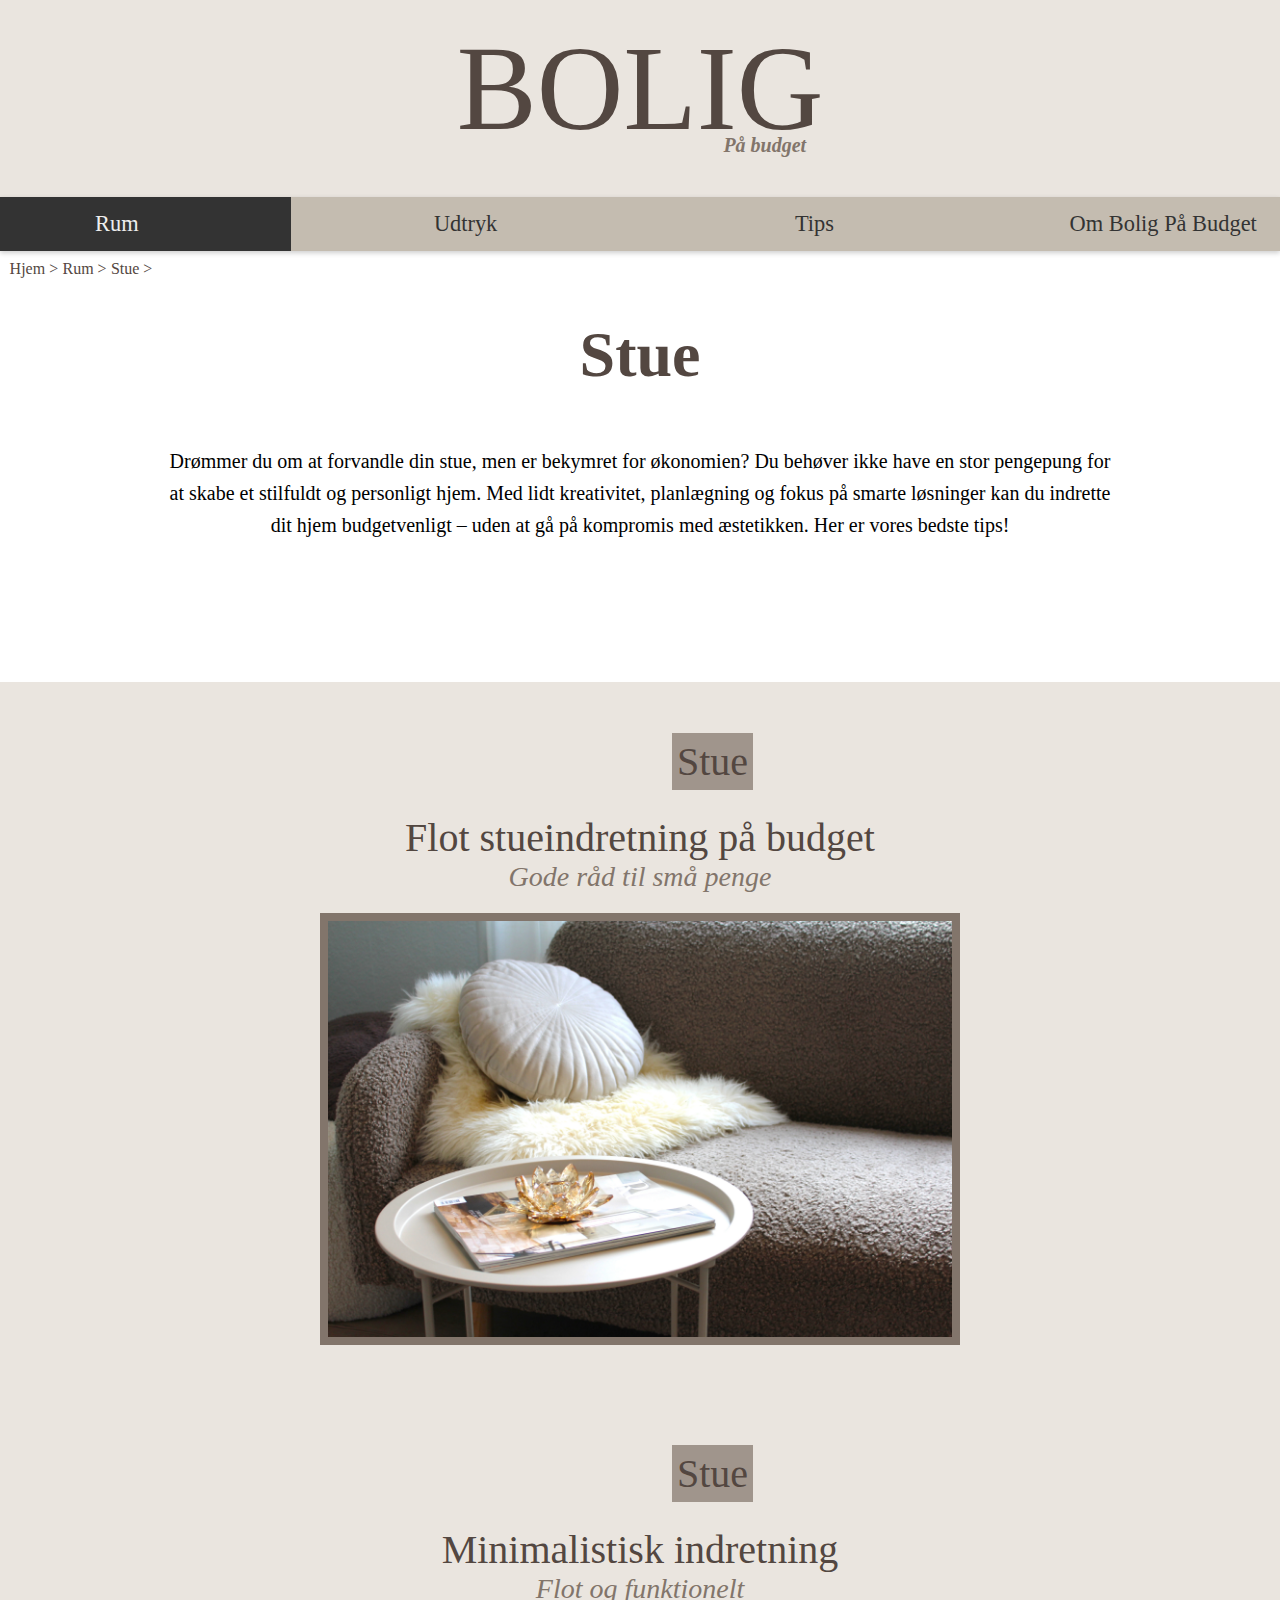
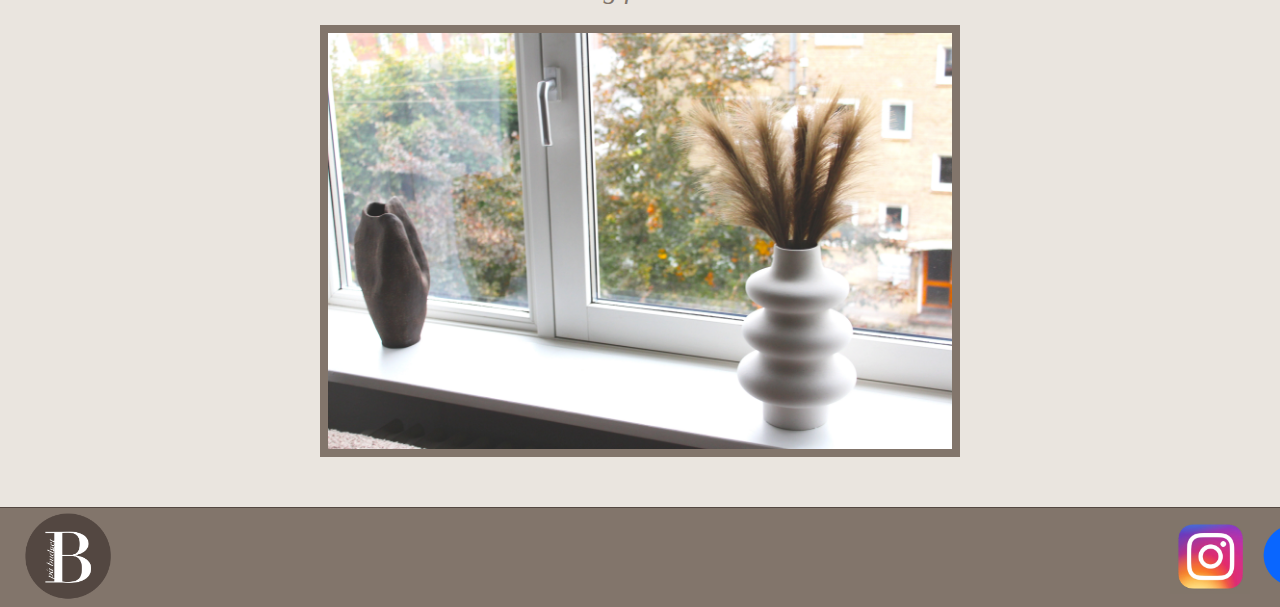
<file: stue.html>
<!DOCTYPE html>
<html lang="da">
<head>
    <meta charset="UTF-8">
    <meta name="viewport" content="width=device-width, initial-scale=1.0">

    <meta name="description" content="Bolig På Budget, Få tips og inspiration til flot indretning på budget. Udforsk kreative løsninger, genbrugsideer og gør-det-selv-projekter for at skabe et smukt hjem uden at overskride dit budget.">
    <meta name="keywords" content="billig indretning, flot stue, budgetvenlig, indretning på budget, hjem på budget, boligindretning, kreativ indretning">
       

    <link rel="shortcut icon" href="img/logo.webp" type="image/x-icon">

    <link rel="icon" href="img/logo.webp" type="image/x-icon">

    <title>Bolig På budget, Stue</title>

    <link rel="stylesheet" href="css/stue.css">
</head>

<body>

    <header class="oeverst">
        <h1><a href="index.html">BOLIG</a></h1>
        <h5 id="paabudget">På budget</h5>
        
    </header>
    
    <header>
     <!--herunder ses navigationsbarren-->
                
            <input type="checkbox" id="menu-bar">
            <label for="menu-bar">Menu</label>
            
                <nav class="main-nav">
                    <ul>
                        <li><a href="index.html" id="Rum">Rum</a>
                            <ul>
                                <li><a href="#">Et værelses</a></li>
                                <li><a href="stue.html">Stue</a></li>
                                <li><a href="#">Soveværelse</a></li>
                                <li><a href="#">Spisestue</a></li>
                            </ul>
                        </li>
            
                        <li><a href="index.html">Udtryk</a>
                            <ul>
                                <li><a href="minimalistisk.html">Minimalistisk</a></li>
                                <li><a href="#">Funktionelt</a></li>
                                <li><a href="#">Personligt</a></li>
                                <li><a href="#">Hyggeligt og hjemmeligt</a></li>
                            </ul>
                        </li>
            
                        <li><a href="index.html">Tips</a>
                            <ul>
                                <li><a href="#">Genbrug</a></li>
                                <li><a href="#">Facebook Marketplace</a></li>
                                <li><a href="#">Diy</a>
                                    <ul>
                                        <li><a href="haeklede-puder.html">Hæklet pyntepudebetræk</a></li>
                                        <li><a href="#">Udfyld dine tomme vægge med hjemmelavet kunst</a></li>
                                    </ul>
                                </li>
                                
                            </ul>
                        </li>
            
                        <li><a href="index.html">Om Bolig På Budget</a>
                            <ul>
                                <li><a href="#">Kontakt</a></li>
                                <li><a href="#">Bliv frivillig</a></li>
                                <li><a href="#">Vores arbejde</a></li>
                                <li><a href="#">Inspiration</a></li>
                            </ul>
                        </li>
                    </ul>
                </nav>
        </header>
        
    <main>
             <!--her er den lille navigation, som på websitet er i venstre hjørne. Dette er for at give brugeren en overblik over hvor man befinder sig-->
            <ul class="nav-1">
                <li><a href="index.html">Hjem > </a></li>
                <li><a href="index.html">Rum > </a></li>
                <li><a href="#">Stue > </a></li>
            </ul>
    
             <!--herunder ses sektionen med en kort beskrivelse af stue-->
     <section class="stue-velkommen">
            <h2 id="stueforside">Stue</h2>
            <p id="velkommentekst">Drømmer du om at forvandle din stue, men er bekymret for økonomien? Du behøver ikke have en stor pengepung for at skabe et stilfuldt og personligt hjem. Med lidt kreativitet, planlægning og fokus på smarte løsninger kan du indrette dit hjem budgetvenligt – uden at gå på kompromis med æstetikken. Her er vores bedste tips!</p>
        </section>

         <!--nedenfor er den første artikel, som man kan klikke på-->
        <section class="flot-stueindretning">
            <h2>flot-stueindretning</h2>
            <h3 id="stuelogo">Stue</h3>
            <h3>Flot stueindretning på budget</h3>
            <h4>Gode råd til små penge</h4>

            <figure class="forside-artikel1">
                <a href="stue-artikel.html">
                <img src="img/forside-artikel-1.webp" alt="forside-artikel-1" loading="lazy">
                </a>
            </figure>

             <!--her ses den anden artikel, som man dog ikke kan klikke på-->
            <h3 id="stuelogo2">Stue</h3>
            <h3>Minimalistisk indretning</h3>
            <h4>Flot og funktionelt</h4>
           
            <figure class="forside-artikel2">
                <img src="img/minimalistisk-stue.webp" alt="forside-artikel-2" loading="lazy">
            </figure>
     </section>
    </main>
        
        <footer>
            <img src="img/logo-kopi.webp" alt="logo" class="logo">
            <img src="img/instalogo.webp" alt="instalogo" class="instalogo">
            <img src="img/fblogo.webp" alt="fblogo" class="fblogo">
            <img src="img/maillogo.webp" alt="maillogo" class="maillogo">
        </footer>
   
</body>
</html>
</file>
<file: css/style.css>
* {
    margin: 0;
    padding: 0;
    box-sizing: border-box;
}

/*Her ses redigeringen af header før navigationsbarren*/

html, body {
    height: 100%;
}

:root {
    --overskrift: #534741;
    --hover: #333;
    --footer: #82756B;
}

body {
    background-image: url(../img/baggrund-kopi.webp);
    background-size: cover;
    background-position: center;
    background-repeat: no-repeat;
    height: 100vh;
}


h1 {
    font-size: 7.5rem;
    font-family: serif;
    color: var(--overskrift);
    text-align: center;
    font-weight: 100;
}

h5 {
    font-size: 20px;
    color: var(--footer);
   text-align: center;
   font-style: italic;
    margin-top: -20px;
    position: relative;
    left: 125px;
    margin-bottom: 20px;
}


/*Her ses redigeringen i css af navigationsbarren*/

label {
    font-size: 0.9rem;
}

header {
    position: relative;
}

header .main-nav {
    background-color: rgba(171, 159, 143, 0.7); 
    width: 100%; 
    box-shadow: 0 2px 5px rgba(0, 0, 0, 0.2); 
   
}

header .main-nav ul {
    list-style: none;
    padding: 0; 
    margin: 0; 
    display: flex; 
    justify-content: space-around; 
}

header .main-nav ul li {
    position: relative; 
}


.oeverst {
    border-bottom: 5px solid var(--overskrift);
    margin-bottom: -1px;
}

header .main-nav ul li a {
    text-decoration: none;
    font-size: 1.4rem;
    color: var(--hover);
    display: block;
    padding: 10px 20px; 
    line-height: 1.5; 
    width: 21.8rem;
    text-align: center;
    background: transparent;
    
}

header .main-nav ul li a:hover { 
    background: var(--hover);
    color: #eee;
}


header .main-nav ul li ul {
    position:absolute;
    top: 100%;
    left: 0;
    width: 21.8rem;
    background: rgba(250, 245, 239, 0.5);
    display: none; 
    z-index: 1000;
    padding: 0;
    margin: 0;
}

header .main-nav ul li ul li {
    margin: 0;       
    padding: 0;
    width: 100%;
    border-top: 1px solid rgba(0,0,0,0.1);
    height: auto;

}



header .main-nav ul li ul li ul li:hover {
    background: var(--hover);
    color: #eee;
    z-index: 10;
}


header .main-nav ul li ul li ul li {
    background:rgba(250, 245, 239, 0.5);;
    color: var(--hover);
    
}



header .main-nav ul li:focus-within > ul, 
header .main-nav ul li:hover > ul {
    display: block;
}

#menu-bar {
    display: none; 
}

header label {
    font-size: 1.25rem;
    color: var(--hover);
    cursor: pointer;
    display: none;
}


@media(max-width:991px){

    header {
            padding: 1.25rem;
        }
        
    header label {
        display: block;
    }
    
    header .main-nav {
        position: absolute;
        top: 100%;
        left: 0;
        right: 0;
        background: #fff;
        border-top: 1px solid rgba(0,0,0,0.1);
        display: none;
    }
    
    header .main-nav ul {
        flex-direction: column; 
    }

    header .main-nav ul li {
        width: 100%;
    }
    
    header .main-nav ul li ul {
        position: relative;  
        width: 100%;       
        left: 0;           
        top: 0;              
        display: none;  
    }
    
    header .main-nav ul li ul li a {
        background: #eee ;
        display: block;       
        padding: 10px 20px;
        line-height: 1.5;   
        background: none;
       
    }

    header .main-nav ul li:focus-within > ul,
    header .main-nav ul li:hover > ul {
        display: block;

    }
    
    header .main-nav ul li ul li ul {
        left: 0;            
        top: 0;
    }
    
    #menu-bar:checked~ .main-nav {
        display: block;
    }
    
    }

/*Her ses css redigeringen af teksten under det store billede på forsiden*/

.forside2 {
    background-color: var(--footer); 
    color: white;
    padding: 12.5rem; 
     margin-top: 105vh;
 }
 
 .forside2 img {
     width: 50%; 
     height: auto;
     max-width: 31.25rem; 
     margin-top: 6.25rem;
     margin-right: 1.25rem;
     
 }
 
 #velkommen {
     margin-top: -0.6rem;
     margin-bottom: 1.8rem;
     text-align: center;
     font-size: 1.8rem;
 }
 
 p {
     margin-bottom: 5rem;
     text-align: center;
 }
 
 
 
 /*Her ses css redigeringen af nyhedsbrevet samt tilmelding*/
 
 .content-container {
     display: flex;             /* Aktiverer flexbox layout */
     align-items: center;      /* Justerer elementerne lodret centralt */
 }
 
 
 .nyhedsbrev {
     max-width: 1000px;        
     border: 2px solid #ffffff;  
     padding: 1.25rem;          
     margin-top: 1.25rem;       
     border-radius: 0.5rem;     
     background-color: var(--footer); 
     box-shadow: 0 2px 10px rgba(0, 0, 0, 0.1); 
     height: 21.25rem;
     margin-top: 6.25rem;
     width: 31.25rem;
     font-size: 1.8rem;
 }
 
 input[type="text"], input[type="email"], input[type="submit"] {
     padding-block: 0.6rem;
     border: 2px solid var(--overskrift);
     border-radius: 0.5rem;
     margin-top: 0.6rem;
     text-align: start;
     text-decoration-color: var(--overskrift);
 }
 
 input[type="submit"] {
     padding-inline: 50px;
     border-radius: 8px; 
 }
 
 input[type="text"], input[type="email"] {
     padding-inline: 9.3rem;
 }
 
 
 input[type="checkbox"] {
     margin-top: 1.25rem;
     
 }
/*Her ses min css redigering af footeren*/
footer {
    background-color: var(--footer);
    border-top: 1.5px solid var(--overskrift); 
    display: flex;           
    justify-content: space-between; 
    align-items: center;     
    padding: 0 20px;           
    height: 6.25rem; 
}

.logo {
    width: 6.25rem; 
    height: auto;
}

.instalogo {
    width: 5rem;  
    height: auto;
    margin: 0 auto; 
    margin-left: 65.6rem;
}

.fblogo {
    width: 5.9rem; 
    height: auto;
    margin: 0; 
    
}

.maillogo {
    width: 5.9rem;
    height: auto;
}
</file>
<file: css/puder.css>
* {
    margin: 0;
    padding: 0;
    box-sizing: border-box;
}

/*Her ses redigeringen af header før navigationsbarren*/
html, body {
    height: 100%;
}

:root {
    --overskrift: #534741;
    --hover: #333;
    --footer: #82756B;
    --baggrund: #eae5df;
}

h1 a {
    font-size: 7.5rem;
    font-family: serif;
    color: var(--overskrift);
    text-align: center;
    font-weight: 100;
    text-decoration: none;
}

h1 {
    font-size: 7.5rem;
    font-family: serif;
    color: var(--overskrift);
    text-align: center;
    font-weight: 100;
}

.oeverst {
    background-color: #eae5df;
    padding: 1.25rem;

}

h5 {
    font-size: 1.25rem;
    color: var(--footer);
   text-align: center;
   font-style: italic;
    margin-top: -1.5rem;
    position: relative;
    left: 7.8rem;
    margin-bottom: 1.25rem;
    font-family: bodoni, serif;
}

header {
    position: relative; /* Sikrer, at menuen kan placeres korrekt */
}

header .main-nav {
    font-family: bodoni, serif;
    background-color: rgba(171, 159, 143, 0.7); /* Baggrundsfarve for navigationsmenu */
    width: 100%; /* Fylder hele bredden */
    box-shadow: 0 2px 5px rgba(0, 0, 0, 0.2); 
   
}

header .main-nav ul {
    list-style: none;
    padding: 0; 
    margin: 0; 
    display: flex; 
    justify-content: space-around; 
}

header .main-nav ul li {
    position: relative; 
}

header .main-nav ul {
    list-style: none;
    padding: 0; 
    margin: 0;
}

header .main-nav ul li {
    position: relative;
    float: left;
}

header .main-nav ul li a {
    text-decoration: none;
    font-size: 1.4rem;
    padding: 1.1rem;
    color: var(--hover);
    display: block;
    padding: 10px 20px; 
    line-height: 1.5; 
    width: 21.8rem;
    text-align: center;
    background: transparent;
}

header .main-nav ul li a:hover { 
    background: var(--hover);
    color: #eee;
}

.nav-1 {
    list-style: none;
    padding: 0;
    margin: 0.6rem;
    font-family: bodoni, serif;
}

.nav-1 li {
    display: inline-block;
    margin-right: 0.3px;
    
}

.nav-1 li a {
text-decoration: none;
color: var(--overskrift);
}

#Tips {
    color: #eee;
    background: var(--hover);
    
}


header .main-nav ul li ul {
    position:absolute;
    left: 0;
    width: 21.8rem;
    background: var(--baggrund);
    display: none; 
    z-index: 1000;
}


header .main-nav ul li ul li {
    margin: 0;       
    padding: 0;
    width: 100%;
    border-top: 1px solid rgba(0,0,0,0.1);
    height: auto;

}

header .main-nav ul li ul li ul li:hover {
    background: var(--hover);
    color: #eee;
    z-index: 10;
}


header .main-nav ul li ul li ul li {
    background:rgba(250, 245, 239);;
    color: var(--hover);
    z-index: 10;
}




header .main-nav ul li:focus-within > ul, 
header .main-nav ul li:hover > ul {
display: block;
}

#menu-bar {
    display: none;
}

header label {
    font-size: 1.25rem;
    color: var(--hover);
    cursor: pointer;
    display: none;
}


@media(max-width:991px){

    header {
            padding: 1.25rem;
        }
        
    header label {
        display: block;
    }
    
    header .main-nav {
        position: absolute;
        top: 100%;
        left: 0;
        right: 0;
        background: #fff;
        border-top: 1px solid rgba(0,0,0,0.1);
        display: none;
    }
    
    header .main-nav ul {
        flex-direction: column; 
    }

    header .main-nav ul li {
        width: 100%;
    }
    
    header .main-nav ul li ul {
        position: relative;  
        width: 100%;       
        left: 0;           
        top: 0;              
        display: none;  
    }
    
    header .main-nav ul li ul li a {
        background: #eee ;
        display: block;       
        padding: 10px 20px;
        line-height: 1.5;   
        background: none;
       
    }

    header .main-nav ul li:focus-within > ul,
    header .main-nav ul li:hover > ul {
        display: block;

    }
    
    header .main-nav ul li ul li ul {
        left: 0;            
        top: 0;
    }
    
    #menu-bar:checked~ .main-nav {
        display: block;
    }
    
    }

.diy-pude {
    background-color: var(--baggrund);

}

.diy-pude h2 {
    color: var(--baggrund);
    margin-top: -2.3rem;
    text-align: center;
}

#diylogo {
    background-color: #a0958c;
    color: var(--overskrift);
    display: inline-block;
    padding: 5px; 
    margin-left: 42rem;
    
}


h3 {
    font-family: bodoni, serif;
    margin-top: 1.5rem;
    text-align: center;
    font-size: 2.5rem;
    font-weight: 100;
    color: var(--overskrift);
}

h4 {
    
    font-family: bodoni, serif;
    text-align: center;
    font-size: 1.25rem;
    font-style: italic;
    margin-bottom: 1.25rem;
    font-weight: 100;
    color: var(--footer);
    margin-bottom: 1rem;
    
}

.overskrift {
    font-size: 1.25rem;
    color: var(--footer);
   text-align: start;
   font-style: italic;
    margin-bottom: 2rem;
    margin-top: 2rem;
    font-family: bodoni, serif;
    list-style: none;
    margin-left: -1rem;
}

.Opskriften {
    margin-left: 24.5rem;
    margin-bottom: 2rem;
   
}

.linjen {
    color: white;
    border-bottom: 1px solid var(--footer);
    margin-left: -1.5rem;
    list-style: none;
}

#tekst {
    font-size: 1rem;
    margin-bottom: 1.25rem;
    font-weight: 100;
    color: var(--overskrift);
    margin: 1rem;
    margin-left: 15rem;
    margin-right: 30rem;
    text-align:left;
    text-decoration: none;
}

.artikel-diy {
    display: flex;              
    justify-content: center;   
    align-items: center;        
}

.artikel-diy img {
    display: block; 
    max-width: 50%; 
    height: auto;
    border: 2px solid var(--footer);
    margin: 0 auto;

}

p {
    margin-left: 28em;
    margin-right: 28rem;
    margin-bottom: 2rem;
    line-height: 1.5rem;
}

#haekling {
    font-family: bodoni, serif;
    font-size: 1.5rem;
    text-align: start;
    margin-left: 28rem;
}


#opskrift {
   text-align: center;
    font-family: bodoni, serif;
    font-size: 2.5rem;
    margin-bottom: -2rem;
   
}

.rubrik-guide {
    text-align: start;
    font-family: bodoni, serif;
    font-size: 1.5rem;
    margin-top: 1rem;
    margin-bottom: 1rem;
    margin-left: -1.5rem;
    font-weight: 600;
 }


 #tekst2 {
        margin-left: 22.7rem;
        margin-right: 19.2rem;
        margin-bottom: 3rem;
        border-bottom: 2px solid var(--footer);
        padding-bottom: 2rem;
        line-height: 1.5rem;
    
 }

.puder-img {
    display: flex; 
    justify-content: space-around; 
    margin-top: 3rem;
}



.puder-img img {
    display: inline-block;
    max-width: 40%; 
    text-align: center; 
    margin: 0; 
    width: 25%; 
    height: auto; 
    border: 2px solid var(--footer);
}

#pude1 {
    margin-left: 22rem;
    height: 25rem;
   
}

#trinfortrin {
    margin-right: 20rem;
    height: 25rem;
    line-height: 1.5rem;
}

.opskriftsguide h5 {
    text-align: start;
    font-family: bodoni, serif;
    font-size: 1.5rem;
    margin-top: 1rem;
    margin-bottom: 1rem;
    margin-left: -9.1rem;
    font-style: normal;
    font-weight: 100;
    font-size: 1.2rem;

}

.opskriftsguide {
    margin-right: 20rem;
    line-height: 1.5rem;
}


#tekst1 {
    color: var(--baggrund);
    background-color: var(--baggrund);
}

footer {
    background-color: var(--footer);
    border-top: 1.5px solid var(--overskrift); 
    display: flex;             
    justify-content: space-between; 
    align-items: center;      
    padding: 0 20px;          
    height: 6.25rem; 
}

.logo {
    width: 6.25rem; 
    height: auto;
}

.instalogo {
    width: 5rem; 
    height: auto;
    margin: 0 auto;
    margin-left: 65.6rem;
}

.fblogo {
    width: 5.9rem; 
    height: auto;
    margin: 0;
    
}

.maillogo {
    width: 5.9rem;
    height: auto;
}
</file>
<file: css/minimalistisk.css>
* {
    margin: 0;
    padding: 0;
    box-sizing: border-box;
}

/*Her ses redigeringen af header før navigationsbarren*/
html, body {
    height: 100%;
}

:root {
    --overskrift: #534741;
    --hover: #333;
    --footer: #82756B;
    --baggrund: #eae5df;
}


h1 a {
    font-size: 7.5rem;
    font-family: serif;
    color: var(--overskrift);
    text-align: center;
    font-weight: 100;
    text-decoration: none
}

h1 {
    font-size: 7.5rem;
    font-family: serif;
    color: var(--overskrift);
    text-align: center;
    font-weight: 100;
}

.oeverst {
    background-color: var(--baggrund);
    padding: 1.25rem;

}

h5 {
    font-size: 1.25rem;
    color: var(--footer);
   text-align: center;
   font-style: italic;
    margin-top: -1.5rem;
    position: relative;
    left: 7.8rem;
    margin-bottom: 1.25rem;
}

/*Her ses redigeringen i css af navigationsbarren*/

label {
    font-size: 0.9rem;
}

header {
    position: relative;
}

header .main-nav {
    background-color: rgba(171, 159, 143, 0.7); 
    width: 100%; 
    box-shadow: 0 2px 5px rgba(0, 0, 0, 0.2); 
}

header .main-nav ul {
    list-style: none;
    padding: 0; 
    margin: 0; 
    display: flex; 
    justify-content: space-around; 
}

header .main-nav ul li {
    position: relative; 
}


header .main-nav ul li a {
    text-decoration: none;
    font-size: 1.4rem;
    color: var(--hover);
    display: block;
    padding: 10px 20px; 
    line-height: 1.5; 
    width: 21.8rem;
    text-align: center;
    background: transparent;
    
}

header .main-nav ul li a:hover { 
    background: var(--hover);
    color: #eee;
}

header .main-nav ul li ul {
    position:absolute;
    top: 100%;
    left: 0;
    width: 21.8rem;
    background: rgba(250, 245, 239, 0.5);
    display: none; 
    z-index: 1000;
    padding: 0;
    margin: 0;
}

header .main-nav ul li ul li {
    margin: 0;       
    padding: 0;
    width: 100%;
    border-top: 1px solid rgba(0,0,0,0.1);
    height: auto;

}


header .main-nav ul li ul li ul li:hover {
    background: var(--hover);
    color: #eee;
    z-index: 10;
}


header .main-nav ul li ul li ul li {
    background:rgba(250, 245, 239);;
    color: var(--hover);
    z-index: 10;
}

header .main-nav ul li:focus-within > ul, 
header .main-nav ul li:hover > ul {
display: block;
}

#menu-bar {
    display: none; 
}

header label {
    font-size: 1.25rem;
    color: var(--hover);
    cursor: pointer;
    display: none;
}


@media(max-width:991px){

    header {
            padding: 1.25rem;
        }
        
    header label {
        display: block;
    }
    
    header .main-nav {
        position: absolute;
        top: 100%;
        left: 0;
        right: 0;
        background: #fff;
        border-top: 1px solid rgba(0,0,0,0.1);
        display: none;
    }
    
    header .main-nav ul {
        flex-direction: column; 
    }

    header .main-nav ul li {
        width: 100%;
    }
    
    header .main-nav ul li ul {
        position: relative;  
        width: 100%;       
        left: 0;           
        top: 0;              
        display: none;  
    }
    
    header .main-nav ul li ul li a {
        background: #eee ;
        display: block;       
        padding: 10px 20px;
        line-height: 1.5;   
        background: none;
       
    }

    header .main-nav ul li:focus-within > ul,
    header .main-nav ul li:hover > ul {
        display: block;

    }
    
    header .main-nav ul li ul li ul {
        left: 0;            
        top: 0;
    }
    
    #menu-bar:checked~ .main-nav {
        display: block;
    }
    
    }


.nav-1 {
    list-style: none;
    padding: 0;
    margin: 0.6rem;
   
}

.nav-1 li {
    display: inline-block;
    margin-right: 0.3px;
}

.nav-1 li a {
text-decoration: none;
color: var(--overskrift);
}
    #Udtryk {
        background: var(--hover);
        color: #eee;
    }


      
   /*Nedenfor ses css redigeringen af billederne*/   
.gallery {
    display: flex;
    flex-direction: row;
    flex-wrap: wrap;
    justify-content: center;
    align-items: center;
    gap: 18px;
    max-width: 1200px;
    margin: 0 auto;
    padding: 20px 10px;
    margin-top: 5rem;
    margin-left: 10rem;
    margin-right: 10rem;

    }
      
 .gallery img {
    width: 100%;
    max-width: 350px;
    height: 300px;
    object-fit: cover;
    border-radius: 10px;
      }
      
    .gallery::after {
    content: "";
    width: 350px;
      }


    .minimalistisk {
    background-color: #fff;
    }
    
    /*Her ses css redigering af teksten øverst på siden*/
    #minimalistisk-overskrift {
        font-size: 4rem;
        text-align: center;
        color: var(--overskrift);
        margin-top: 2.5rem;
    }
    
    #velkommentekst {
        font-size: 1.25rem;
        text-align: left;
        margin-left: 10.25rem;
        margin-right: 10.25rem;
        margin-top: 3.3rem;
        line-height: 2rem;
    }
    
    /*Her ses min css redigering af footeren*/
footer {
    background-color: var(--footer);
    border-top: 1.5px solid var(--overskrift); 
    display: flex;           
    justify-content: space-between; 
    align-items: center;     
    padding: 0 20px;           
    height: 6.25rem; 
}

.logo {
    width: 6.25rem; 
    height: auto;
}

.instalogo {
    width: 5rem;  
    height: auto;
    margin: 0 auto; 
    margin-left: 65.6rem;
}

.fblogo {
    width: 5.9rem; 
    height: auto;
    margin: 0; 
    
}

.maillogo {
    width: 5.9rem;
    height: auto;
}
</file>
<file: css/artikel.css>
* {
    margin: 0;
    padding: 0;
    box-sizing: border-box;
}

/*Her ses redigeringen af header før navigationsbarren*/
html, body {
    height: 100%;
}

:root {
    --overskrift: #534741;
    --hover: #333;
    --footer: #82756B;
    --baggrund: #eae5df;
}

h1 a {
    font-size: 7.5rem;
    font-family: serif;
    color: var(--overskrift);
    text-align: center;
    font-weight: 100;
    text-decoration: none;
}

h1 {
    font-size: 7.5rem;
    font-family: serif;
    color: var(--overskrift);
    text-align: center;
    font-weight: 100;
}

.oeverst {
    background-color: var(--baggrund);
    padding: 1.25rem;

}

h5 {
    font-size: 1.25rem;
    color: var(--footer);
   text-align: center;
   font-style: italic;
    margin-top: -1.5rem;
    position: relative;
    left: 7.8rem;
    margin-bottom: 1.25rem;
    font-family: bodoni, serif;
}

header {
    position: relative; /* Sikrer, at menuen kan placeres korrekt */
}

header .main-nav {
    font-family: bodoni, serif;
    background-color: rgba(171, 159, 143, 0.7); /* Baggrundsfarve for navigationsmenu */
    width: 100%; /* Fylder hele bredden */
    box-shadow: 0 2px 5px rgba(0, 0, 0, 0.2); /* Optional skygge */
   
}

header .main-nav ul {
    list-style: none;
    padding: 0; /* Fjerner standard padding */
    margin: 0; /* Fjerner standard margin */
    display: flex; /* Brug flexbox for at fordele menuen jævnt */
    justify-content: space-around; /* Fordeler menupunkterne ligeligt */
}

header .main-nav ul li {
    position: relative; /* Bevarer den relative position for dropdown-menuer */
}

header .main-nav ul {
    list-style: none;
    padding: 0; 
    margin: 0;
}

header .main-nav ul li {
    position: relative;
    float: left;
}

header .main-nav ul li a {
    text-decoration: none;
    font-size: 1.4rem;
    padding: 1.1rem;
    color: rgb(43, 8, 8);
    display: block;
    padding: 10px 20px; /* Mindre padding */
    line-height: 1.5; 
    width: 21.8rem;
    text-align: center;
    background: transparent;
}

header .main-nav ul li a:hover { /* når du holder musen over et element */
    background: #333;
    color: #eee;
}

.nav-1 {
    list-style: none;
    padding: 0;
    margin: 0.6rem;
    font-family: bodoni, serif;
}

.nav-1 li {
    display: inline-block;
    margin-right: 0.3px;
    
}

.nav-1 li a {
text-decoration: none;
color: var(--overskrift);
}

#Rum {
    background: #333;
    color: #eee;
}

header .main-nav ul li ul {
    position:absolute;
    left: 0;
    width: 21.8rem;
    background: var(--baggrund);
    display: none; /*dette gør at den forsviner, man kan ikke se det på hjemmesiden */
    z-index: 1000;
}


header .main-nav ul li ul li {
    margin: 0;       
    padding: 0;
    width: 100%;
    border-top: 1px solid rgba(0,0,0,0.1);
    height: auto;

}

header .main-nav ul li ul li ul li:hover {
    background: var(--hover);
    color: #eee;
    z-index: 10;
}


header .main-nav ul li ul li ul li {
    background:rgba(250, 245, 239);;
    color: var(--hover);
    z-index: 10;
}


/*herunder kan man se at jeg har skrevet ul, og skrevet en ny, så komma betyder at man vil style flere ting på samme tid*/

header .main-nav ul li:focus-within > ul, 
header .main-nav ul li:hover > ul {
display: block;
}

#menu-bar {
    display: none; /*display none fjerner noget så vi ikke kan se det, der var en lille checkbox, men er der ikke længere*/
}

header label {
    font-size: 1.25rem;
    color: #333;
    cursor: pointer;
    display: none;
}

@media(max-width:991px){

    header {
            padding: 1.25rem;
        }
        
    header label {
        display: block;
    }
    
    header .main-nav {
        position: absolute;
        top: 100%;
        left: 0;
        right: 0;
        background: #fff;
        border-top: 1px solid rgba(0,0,0,0.1);
        display: none;
    }
    
    header .main-nav ul {
        flex-direction: column; 
    }

    header .main-nav ul li {
        width: 100%;
    }
    
    header .main-nav ul li ul {
        position: relative;  
        width: 100%;       
        left: 0;           
        top: 0;              
        display: none;  
    }
    
    header .main-nav ul li ul li a {
        background: #eee ;
        display: block;       
        padding: 10px 20px;
        line-height: 1.5;   
        background: none;
       
    }

    header .main-nav ul li:focus-within > ul,
    header .main-nav ul li:hover > ul {
        display: block;

    }
    
    header .main-nav ul li ul li ul {
        left: 0;            
        top: 0;
    }
    
    #menu-bar:checked~ .main-nav {
        display: block;
    }
    
    }

.flot-stueindretning {
    background-color: var(--baggrund);

}

/*Her ses css redigering af forsiden*/
.flot-stueindretning h2 {
    color: var(--baggrund);
    margin-top: -2.3rem;
    text-align: center;
}

#stuelogo {
    background-color: #a0958c;
    color: var(--overskrift);
    display: inline-block;
    padding: 5px; /* Tilføjer lidt afstand mellem teksten og kanten af baggrunden */
    margin-left: 42rem;
    
}


h3 {
    font-family: bodoni, serif;
    margin-top: 1.5rem;
    text-align: center;
    font-size: 2.5rem;
    font-weight: 100;
    color: var(--overskrift);
}

h4 {
    
    font-family: bodoni, serif;
    text-align: center;
    font-size: 1.25rem;
    font-style: italic;
    margin-bottom: 1.25rem;
    font-weight: 100;
    color: var(--footer);
    margin-bottom: 1rem;
    
}


.forside-artikel1 {
    display: flex;             
    justify-content: center;    
    align-items: center;        
}

.forside-artikel1 img {
    display: block; 
    max-width: 50%; 
    height: auto;
    border: 2px solid var(--footer);
    margin: 0 auto;

}

p {
    margin-left: 22.7rem;
    margin-right: 22.7rem;
    margin-bottom: 2rem;
    line-height: 1.5rem;
}

#underrubrik1 {
    margin-right: 7rem;
    font-family: bodoni, serif;
    font-size: 1.5rem;
}


/*Css redigering af sovesofa med stil og komfort*/

#underrubrik2 {
   text-align: start;
   margin-left: 23rem;
    font-family: bodoni, serif;
    font-size: 2.5rem;
    margin-bottom: -2rem;
   
}

#underrubrik3 {
    text-align: end;
     font-family: bodoni, serif;
     font-size: 2.5rem;
     margin-top: 0.5rem;
     margin-right: 21rem;
     margin-bottom: 1rem;
 }

 #tekst2 {
        margin-left: 22.7rem;
        margin-right: 19.2rem;
        margin-bottom: 3rem;
        border-bottom: 2px solid var(--footer);
        padding-bottom: 2rem;
        
    
 }

.sovesofa-img {
    display: flex;
    justify-content: space-around; 
    margin-top: 3rem;
}



.sovesofa-img img {
    display: inline-block;
    max-width: 40%; 
    text-align: center;
    margin: 0; 
    width: 25%; 
    height: auto; 
    border: 2px solid var(--footer);
}

#sovesofa1 {
    margin-left: 22rem;
   
}

#sovesofa2 {
    margin-right: 20rem;
    
}

/*Selve produkt samt produktteksterne til sovesofa*/
#produkt-img-sofa {
    width: 40%;
    height: auto;
    margin-left: 20rem;
}

.produkt-tekst1 p {
    margin-bottom: -0.35rem;
}

.produkt-tekst1 p a {
    color: #82756B;
}


.produkt-tekst1 {
    margin-bottom: 10rem;
}

#produkt-img-sofagraa {
    width: 40%;
    height: auto;
    margin-left: 35rem;
}

.produkt-tekst2 {
    margin-bottom: 5rem;
}

.produkt-tekst2 p {
    margin-left: 45rem;
    margin-right: 25rem;
    margin-bottom: -0.35rem;
}

.produkt-tekst2 p a {
    color: #82756B;
}


#Minimalistisk {
    margin-left: 25rem;
    margin-bottom: 3rem;
}

#Minimalistisk a {
    color: var(--footer);
}


/*Css redigering af dekoration*/

.Dekoration {
    background-color: var(--baggrund);
}

h2 {
    color: var(--baggrund);
}

#underrubrik4 {
    text-align: center;
     font-family: bodoni, serif;
     font-size: 2.5rem;
     margin-top: 0.5rem;
     margin-bottom: 1rem;
 }

#storvase {
    width: 30rem;
    margin-left: 30rem;
    border: 2px solid var(--overskrift);
}


#dekoration-tekst {
    margin-left: 30rem;
    margin-right: 29rem;
    margin-bottom: 2rem;
    line-height: 1.5rem;
    margin-top: 1rem;
    border-bottom: 2px solid var(--footer);
    padding-bottom: 2rem;
}

#produkt-img-vase {
    width: 15%;
    height: auto;
    margin-left: 25rem;
    margin-top: 3rem;
    
}

.produkt-tekst3 {
    margin-bottom: 10rem;
    margin-top: 1rem;
}

.produkt-tekst3 p {
    margin-left: 27rem;
    margin-right: 0rem;
    margin-bottom: -0.35rem;
}

.produkt-tekst3 p a {
    color: var(--footer);
}

#produkt-img-blomster {
    width: 15%;
    height: auto;
    margin-top: -25rem;
    margin-left: 50rem;
}


.produkt-tekst4 {
    margin-bottom: 5rem;
}

.produkt-tekst4 p {
    margin-left: 52rem;
    margin-bottom: -0.35rem;
    margin-right: 0;
}

.produkt-tekst4 p a {
    color: var(--footer);
}

.ingen {
    color: var(--baggrund);
    margin-top: 3rem;
    margin-bottom: 5rem;
}

#blomsterbillede {
    width: 30rem;
    margin-left: 30rem;
    margin-top: -3rem;
    border: 5px solid #f8f5f18a
}

#produkt-tekst5 {
    margin-right: 30.5rem;
    margin-bottom: 5rem;
    margin-left: 30.5rem;
    line-height: 1.5rem;
}

/*Selve produkt samt produktteksterne til pyntepuder*/

#produkt-rundpude {
    width: 15%;
    height: auto;
    margin-left: 25rem;
    
}

#produkt-pude {
    width: 10%;
    height: auto;
    margin-left: 50rem;
    margin-top: -10rem;
}

.produkt-tekst6 {
    margin-bottom: 10rem;
    margin-top: 1rem;
}

.produkt-tekst6 p {
    margin-left: 25rem;
    margin-right: 0rem;
    margin-bottom: -0.35rem;
}

.produkt-tekst6 p a {
    color: var(--footer);
}

.produkt-tekst7 {
    margin-bottom: 5rem;
}

.produkt-tekst7 p {
    margin-left: 48rem;
    margin-bottom: -0.35rem;
    margin-right: 0;
}

.produkt-tekst7 p a {
    color: var(--footer);
}

#haeklede-puder {
    width: 20%;
    height: auto;
    margin-left: 25rem;
    margin-top: 0.2rem;
}

#produkt-tekst8 {
    margin-right: 45rem;
    margin-left: 25rem;
    margin-bottom: 5rem;
}

#opskrift {
    margin-left: 25rem;
    margin-top: -4.8rem;
}

#opskrift a {
    color: var(--footer);
}

#sidstetekst {
    margin-left: 25rem;
    margin-right: 20rem;
}

/*Her ses min css redigering af footeren*/
footer {
    background-color: var(--footer);
    border-top: 1.5px solid var(--overskrift);
    display: flex;           
    justify-content: space-between; 
    align-items: center;     
    padding: 0 20px;           
    height: 6.25rem; 
    margin-top: -5rem;
}

.logo {
    width: 6.25rem; 
    height: auto;
}

.instalogo {
    width: 5rem;  
    height: auto;
    margin: 0 auto; 
    margin-left: 65.6rem;
}

.fblogo {
    width: 5.9rem; 
    height: auto;
    margin: 0; 
    
}

.maillogo {
    width: 5.9rem;
    height: auto;
}
</file>
<file: css/stue.css>
* {
    margin: 0;
    padding: 0;
    box-sizing: border-box;
}

/*Her ses redigeringen af header før navigationsbarren*/
html, body {
    height: 100%;
    margin: 0%;
    padding: 0%;
    width: 100%;
}

:root {
    --overskrift: #534741;
    --hover: #333;
    --footer: #82756B;
    --baggrund: #eae5df;
}


h1 a {
    font-size: 7.5rem;
    font-family: serif;
    color: var(--overskrift);
    text-align: center;
    font-weight: 100;
    text-decoration: none;
}

h1 {
    font-size: 7.5rem;
    font-family: serif;
    color: var(--overskrift);
    text-align: center;
    font-weight: 100;
}

.oeverst {
    background-color: var(--baggrund);
    padding: 1.25rem;

}

h5 {
    font-size: 1.25rem;
    color: var(--footer);
   text-align: center;
   font-style: italic;
    margin-top: -1.5rem;
    position: relative;
    left: 7.8rem;
    margin-bottom: 1.25rem;
}

/*Her ses redigeringen i css af navigationsbarren*/

label {
    font-size: 0.9rem;
}

header {
    position: relative;
}

header .main-nav {
    background-color: rgba(171, 159, 143, 0.7); 
    width: 100%; 
    box-shadow: 0 2px 5px rgba(0, 0, 0, 0.2); 
}

header .main-nav ul {
    list-style: none;
    padding: 0; 
    margin: 0; 
    display: flex; 
    justify-content: center; 
}

header .main-nav ul li {
    position: relative; 
}


header .main-nav ul li a {
    text-decoration: none;
    font-size: 1.4rem;
    color: var(--hover);
    display: block;
    padding: 10px 20px; 
    line-height: 1.5; 
    width: 21.8rem;
    text-align: center;
    background: transparent;
    
}

header .main-nav ul li a:hover { 
    background: var(--hover);
    color: #eee;
}

header .main-nav ul li ul {
    position:absolute;
    top: 100%;
    left: 0;
    width: 21.8rem;
    background: rgba(250, 245, 239, 0.5);
    display: none; 
    z-index: 1000;
    padding: 0;
    margin: 0;
}

header .main-nav ul li ul li {
    margin: 0;       
    padding: 0;
    width: 100%;
    border-top: 1px solid rgba(0,0,0,0.1);
    height: auto;

}


header .main-nav ul li ul li ul li:hover {
    background: var(--hover);
    color: #eee;
    z-index: 10;
}


header .main-nav ul li ul li ul li {
    background:rgba(250, 245, 239);;
    color: var(--hover);
    z-index: 10;
}

header .main-nav ul li:focus-within > ul, 
header .main-nav ul li:hover > ul {
display: block;
}

#menu-bar {
    display: none; 
}

header label {
    font-size: 1.25rem;
    color: var(--hover);
    cursor: pointer;
    display: none;
}


@media(max-width:991px){

    header {
            padding: 1.25rem;
        }
        
    header label {
        display: block;
    }
    
    header .main-nav {
        position: absolute;
        top: 100%;
        left: 0;
        right: 0;
        background: #fff;
        border-top: 1px solid rgba(0,0,0,0.1);
        display: none;
    }
    
    header .main-nav ul {
        flex-direction: column; 
    }

    header .main-nav ul li {
        width: 100%;
    }
    
    header .main-nav ul li ul {
        position: relative;  
        width: 100%;       
        left: 0;           
        top: 0;              
        display: none;  
    }
    
    header .main-nav ul li ul li a {
        background: #eee ;
        display: block;       
        padding: 10px 20px;
        line-height: 1.5;   
        background: none;
       
    }

    header .main-nav ul li:focus-within > ul,
    header .main-nav ul li:hover > ul {
        display: block;

    }
    
    header .main-nav ul li ul li ul {
        left: 0;            
        top: 0;
    }
    
    #menu-bar:checked~ .main-nav {
        display: block;
    }
    
    }

.nav-1 {
    list-style: none;
    padding: 0;
    margin: 0.6rem;
   
}

.nav-1 li {
    display: inline-block;
    margin-right: 0.3px;
}

.nav-1 li a {
text-decoration: none;
color: var(--overskrift);
}

#Rum {
    background: var(--hover);
    color: #eee;
}

/*Her ses Css redigering af content på websitet efter nav-baren*/ 
.stue-velkommen {
    background-color: #fff;
}

#stueforside {
    font-size: 4rem;
    text-align: center;
    color: var(--overskrift);
    margin-top: 2.5rem;
}

#velkommentekst {
    font-size: 1.25rem;
    text-align: center;
    margin-left: 10.25rem;
    margin-right: 10.25rem;
    margin-top: 3.3rem;
    line-height: 2rem;
}

.flot-stueindretning {
    background-color: var(--baggrund);

}

.flot-stueindretning h2 {
    color: var(--baggrund);
    margin-top: 8.8rem;
    
}

#stuelogo {
    background-color: #a0958c;
    color: var(--overskrift);
    display: inline-block;
    padding: 5px; 
    margin-left: 42rem;
    
}

#stuelogo2 {
    background-color: #a0958c;
    color: var(--overskrift);
    display: inline-block;
    padding: 5px; 
    margin-left: 42rem;
    margin-top: 6.25rem;
    
}



h3 {
    margin-top: 1.5rem;
    text-align: center;
    font-size: 2.5rem;
    font-weight: 100;
    color: var(--overskrift);
}

h4 {
    
    text-align: center;
    font-size: 1.75rem;
    font-style: italic;
    margin-bottom: 1.25rem;
    font-weight: 100;
    color: var(--footer);
    
}

.forside-artikel1 {
    display: flex;             
    justify-content: center;    
    align-items: center;        
    

}

.forside-artikel1 img {
    display: block; 
    max-width: 50%; 
    height: auto;
    border: 8px solid var(--footer);
    margin: 0 auto;
}


.forside-artikel2 {
    display: flex;             
    justify-content: center;    
    align-items: center;       

}

.forside-artikel2 img {
    display: block; 
    max-width: 50%; 
    height: auto;
    border: 8px solid var(--footer);
    margin-bottom: 3.12rem;
}

    /*Her ses min css redigering af footeren*/
footer {
    background-color: var(--footer);
    border-top: 1.5px solid var(--overskrift);
    display: flex;           
    justify-content: space-between; 
    align-items: center;     
    padding: 0 20px;           
    height: 6.25rem; 
}

.logo {
    width: 6.25rem; 
    height: auto;
}

.instalogo {
    width: 5rem;  
    height: auto;
    margin: 0 auto; 
    margin-left: 65.6rem;
}

.fblogo {
    width: 5.9rem; 
    height: auto;
    margin: 0; 
    
}

.maillogo {
    width: 5.9rem;
    height: auto;
}
</file>
